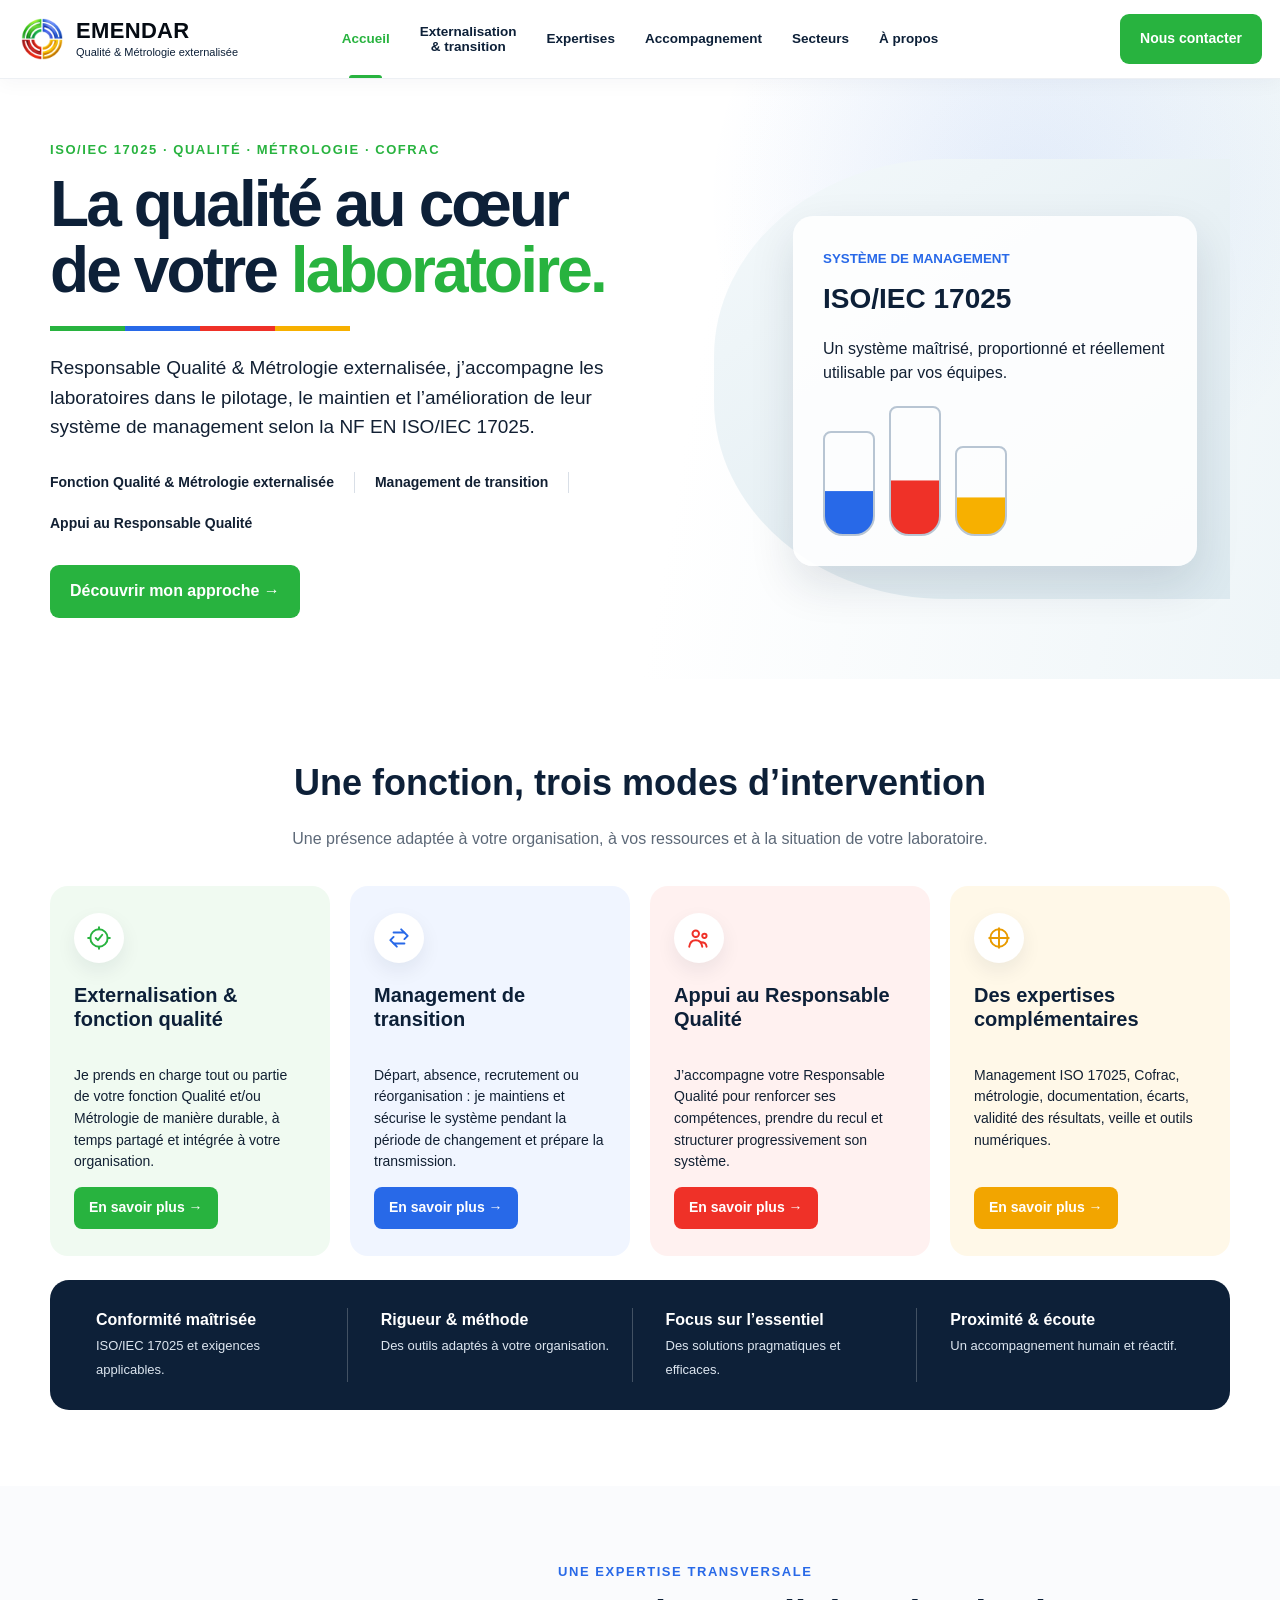
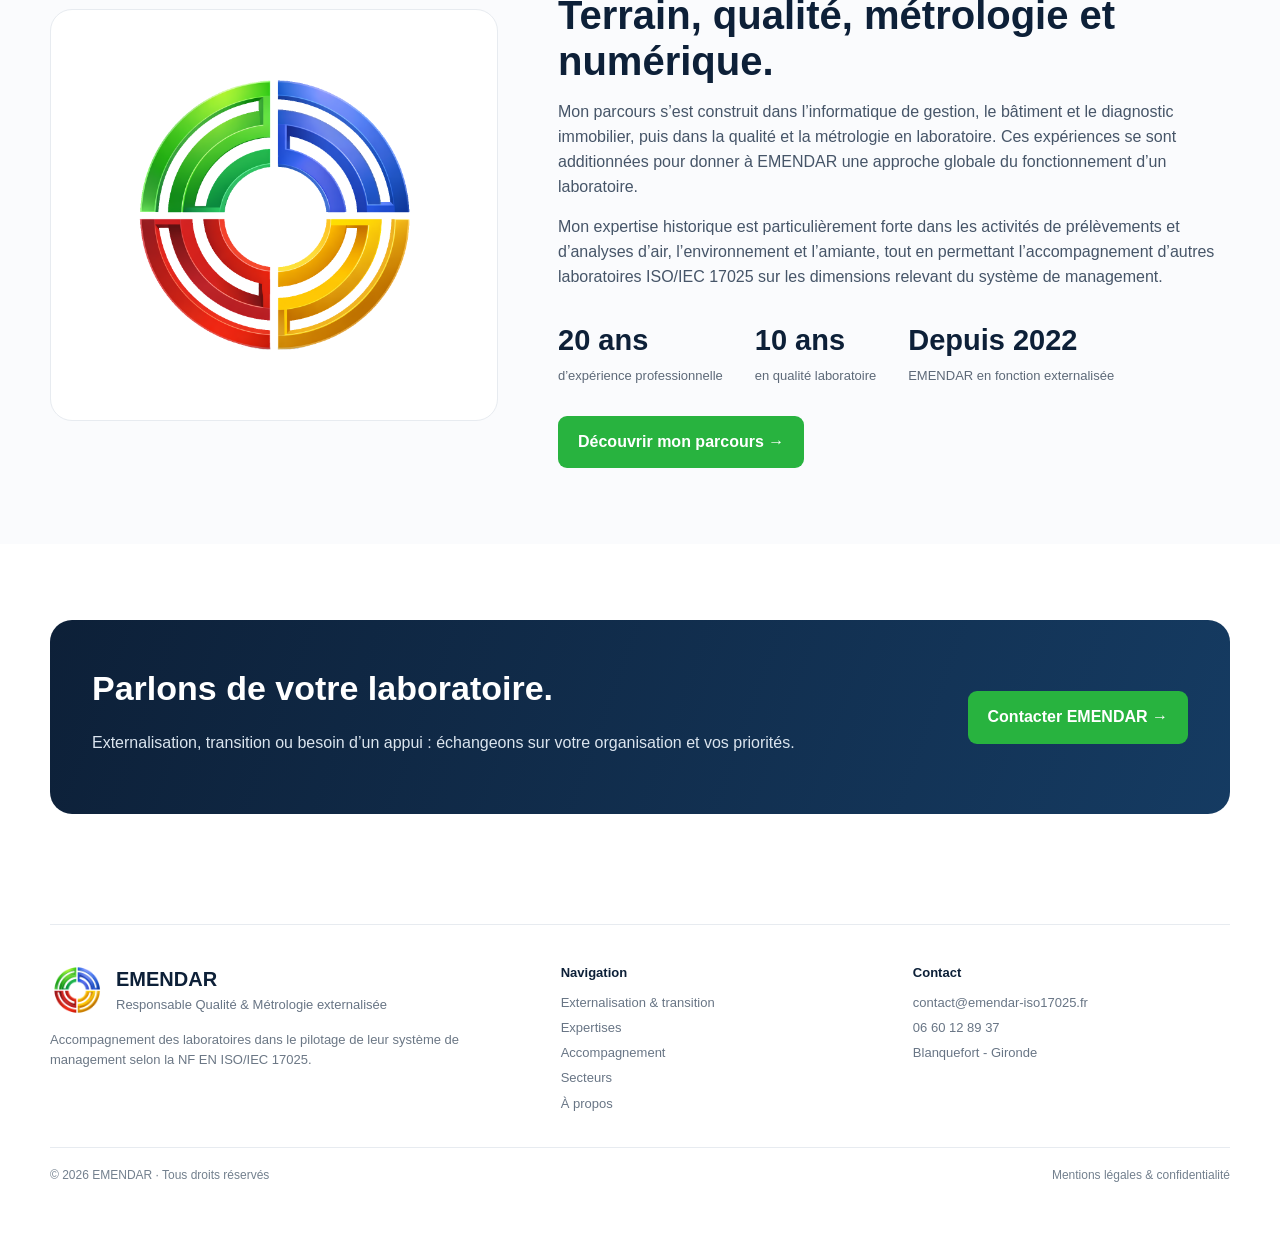
<file: index.html>
<!doctype html><html lang="fr">
  <head><meta charset="utf-8">
    <meta name="viewport" content="width=device-width,initial-scale=1">
  <title>EMENDAR - Responsable Qualité & Métrologie externalisée</title>
    
 <meta name="description" content="Responsable Qualité & Métrologie externalisée pour laboratoires ISO/IEC 17025. Externalisation, transition, accompagnement Cofrac et métrologie.">
  
 <link rel="canonical" href="https://www.emendar-iso17025.fr/">

  <link rel="stylesheet" href="assets/style.css"><meta name="theme-color" content="#0d2038">
<meta property="og:type" content="website">
<meta property="og:title" content="EMENDAR - Responsable Qualité & Métrologie externalisée">
<meta property="og:description" content="Responsable Qualité & Métrologie externalisée pour laboratoires ISO/IEC 17025. Externalisation, transition, accompagnement Cofrac et métrologie.">

<meta property="og:image" content="https://www.emendar-iso17025.fr/assets/og-emendar.png">
<meta property="og:image:width" content="1200">
<meta property="og:image:height" content="630">
<meta property="og:image:alt" content="EMENDAR - Responsable Qualité & Métrologie externalisée">

<meta name="twitter:card" content="summary">
<link rel="icon" type="image/x-icon" href="assets/favicon.ico">
<link rel="icon" type="image/png" sizes="32x32" href="assets/favicon-32x32.png">
<link rel="apple-touch-icon" sizes="180x180" href="assets/apple-touch-icon.png">

</head><body>
<header class="header"><div class="nav-shell">
      <div class="nav-left"><a class="brand compact" href="index.html"><img src="assets/logo-emendar.png" alt="Logo EMENDAR"><div class="brand-copy"><b>EMENDAR</b><small>Qualité & Métrologie externalisée</small></div></a></div>
      <nav class="links centered" aria-label="Navigation principale"><a class="active" href="index.html">Accueil</a><a class="" href="externalisation-transition.html">Externalisation<br>& transition</a><a class="" href="expertises.html">Expertises</a><a class="" href="accompagnement.html">Accompagnement</a><a class="" href="secteurs.html">Secteurs</a><a class="" href="a-propos.html">À propos</a></nav>
      <div class="nav-right"><a class="btn primary nav-contact" href="contact.html">Nous contacter</a></div>
    </div></header>
<main><section class="hero" id="accueil"><div class="container hero-grid"><div class="hero-copy"><div class="kicker">ISO/IEC 17025 · Qualité · Métrologie · Cofrac</div><h1>La qualité au cœur<br>de votre <span>laboratoire.</span></h1><div class="rule"><i class="g"></i><i class="b"></i><i class="r"></i><i class="y"></i></div><p class="lead">Responsable Qualité & Métrologie externalisée, j’accompagne les laboratoires dans le pilotage, le maintien et l’amélioration de leur système de management selon la NF EN ISO/IEC 17025.</p><div class="modes"><div class="mode">Fonction Qualité & Métrologie externalisée</div><div class="mode">Management de transition</div><div class="mode">Appui au Responsable Qualité</div></div><a class="btn primary" href="#interventions">Découvrir mon approche →</a></div><div class="art"><div class="arc"></div><div class="lab"><small>SYSTÈME DE MANAGEMENT</small><h3>ISO/IEC 17025</h3><p>Un système maîtrisé, proportionné et réellement utilisable par vos équipes.</p><div class="flasks"><div class="flask" style="color:var(--blue)"></div><div class="flask" style="color:var(--red)"></div><div class="flask" style="color:var(--yellow)"></div></div></div></div></div></section>
<section class="section" id="interventions"><div class="container"><div class="title"><h2>Une fonction, trois modes d’intervention</h2><p>Une présence adaptée à votre organisation, à vos ressources et à la situation de votre laboratoire.</p></div><div class="cards"><article class="card green"><div class="icon-svg"><svg viewBox="0 0 24 24"><path d="M9 12l2 2 4-5"/><circle cx="12" cy="12" r="8"/><path d="M12 2v2M12 20v2M2 12h2M20 12h2"/></svg></div><h3>Externalisation & fonction qualité</h3><p>Je prends en charge tout ou partie de votre fonction Qualité et/ou Métrologie de manière durable, à temps partagé et intégrée à votre organisation.</p><a class="btn-card" href="externalisation-transition.html">En savoir plus →</a></article><article class="card blue"><div class="icon-svg"><svg viewBox="0 0 24 24"><path d="M7 7h10l-3-3M17 17H7l3 3"/><path d="M17 7l3 3-3 3M7 17l-3-3 3-3"/></svg></div><h3>Management de transition</h3><p>Départ, absence, recrutement ou réorganisation : je maintiens et sécurise le système pendant la période de changement et prépare la transmission.</p><a class="btn-card" href="externalisation-transition.html">En savoir plus →</a></article><article class="card red" id="accompagnement"><div class="icon-svg"><svg viewBox="0 0 24 24"><circle cx="9" cy="8" r="3"/><circle cx="17" cy="10" r="2"/><path d="M3 20c.5-4 2.5-6 6-6s5.5 2 6 6M14 16c2.8 0 4.7 1.3 5 4"/></svg></div><h3>Appui au Responsable Qualité</h3><p>J’accompagne votre Responsable Qualité pour renforcer ses compétences, prendre du recul et structurer progressivement son système.</p><a class="btn-card" href="accompagnement.html">En savoir plus →</a></article><article class="card yellow" id="expertises"><div class="icon-svg"><svg viewBox="0 0 24 24"><path d="M12 3v18M3 12h18"/><circle cx="12" cy="12" r="8"/></svg></div><h3>Des expertises complémentaires</h3><p>Management ISO 17025, Cofrac, métrologie, documentation, écarts, validité des résultats, veille et outils numériques.</p><a class="btn-card" href="expertises.html">En savoir plus →</a></article></div><div class="values"><div class="value"><strong>Conformité maîtrisée</strong><span>ISO/IEC 17025 et exigences applicables.</span></div><div class="value"><strong>Rigueur & méthode</strong><span>Des outils adaptés à votre organisation.</span></div><div class="value"><strong>Focus sur l’essentiel</strong><span>Des solutions pragmatiques et efficaces.</span></div><div class="value"><strong>Proximité & écoute</strong><span>Un accompagnement humain et réactif.</span></div></div></div></section>
<section class="section about" id="apropos"><div class="container about-grid"><div class="logo-box"><img src="assets/logo-emendar.png" alt="Identité visuelle EMENDAR"></div><div><div class="eyebrow">Une expertise transversale</div><h2>Terrain, qualité, métrologie et numérique.</h2><p>Mon parcours s’est construit dans l’informatique de gestion, le bâtiment et le diagnostic immobilier, puis dans la qualité et la métrologie en laboratoire. Ces expériences se sont additionnées pour donner à EMENDAR une approche globale du fonctionnement d’un laboratoire.</p><p id="secteurs">Mon expertise historique est particulièrement forte dans les activités de prélèvements et d’analyses d’air, l’environnement et l’amiante, tout en permettant l’accompagnement d’autres laboratoires ISO/IEC 17025 sur les dimensions relevant du système de management.</p><div class="stats"><div class="stat"><b>20 ans</b><span>d’expérience professionnelle</span></div><div class="stat"><b>10 ans</b><span>en qualité laboratoire</span></div><div class="stat"><b>Depuis 2022</b><span>EMENDAR en fonction externalisée</span></div></div><a class="btn primary" href="a-propos.html">Découvrir mon parcours →</a></div></div></section>
<section class="section"><div class="container"><div class="cta"><div><h2>Parlons de votre laboratoire.</h2><p>Externalisation, transition ou besoin d’un appui : échangeons sur votre organisation et vos priorités.</p></div><a class="btn primary" href="contact.html">Contacter EMENDAR →</a></div></div></section></main>
<footer class="footer"><div class="container footer-main">
<div><div class="footer-brand"><img src="assets/logo-emendar.png" alt=""><div><b>EMENDAR</b><div>Responsable Qualité & Métrologie externalisée</div></div></div><p style="max-width:430px;color:#6b7785;font-size:13px">Accompagnement des laboratoires dans le pilotage de leur système de management selon la NF EN ISO/IEC 17025.</p></div>
<div class="footer-col"><strong>Navigation</strong><a href="externalisation-transition.html">Externalisation & transition</a><a href="expertises.html">Expertises</a><a href="accompagnement.html">Accompagnement</a><a href="secteurs.html">Secteurs</a><a href="a-propos.html">À propos</a></div>
<div class="footer-col"><strong>Contact</strong><a href="mailto:contact@emendar-iso17025.fr">contact@emendar-iso17025.fr</a><a href="tel:+33660128937">06 60 12 89 37</a><span>Blanquefort - Gironde</span></div>
</div><div class="container footer-bottom"><div>© 2026 EMENDAR · Tous droits réservés</div><div><a href="mentions-legales.html">Mentions légales & confidentialité</a></div></div></footer></body></html>
</file>
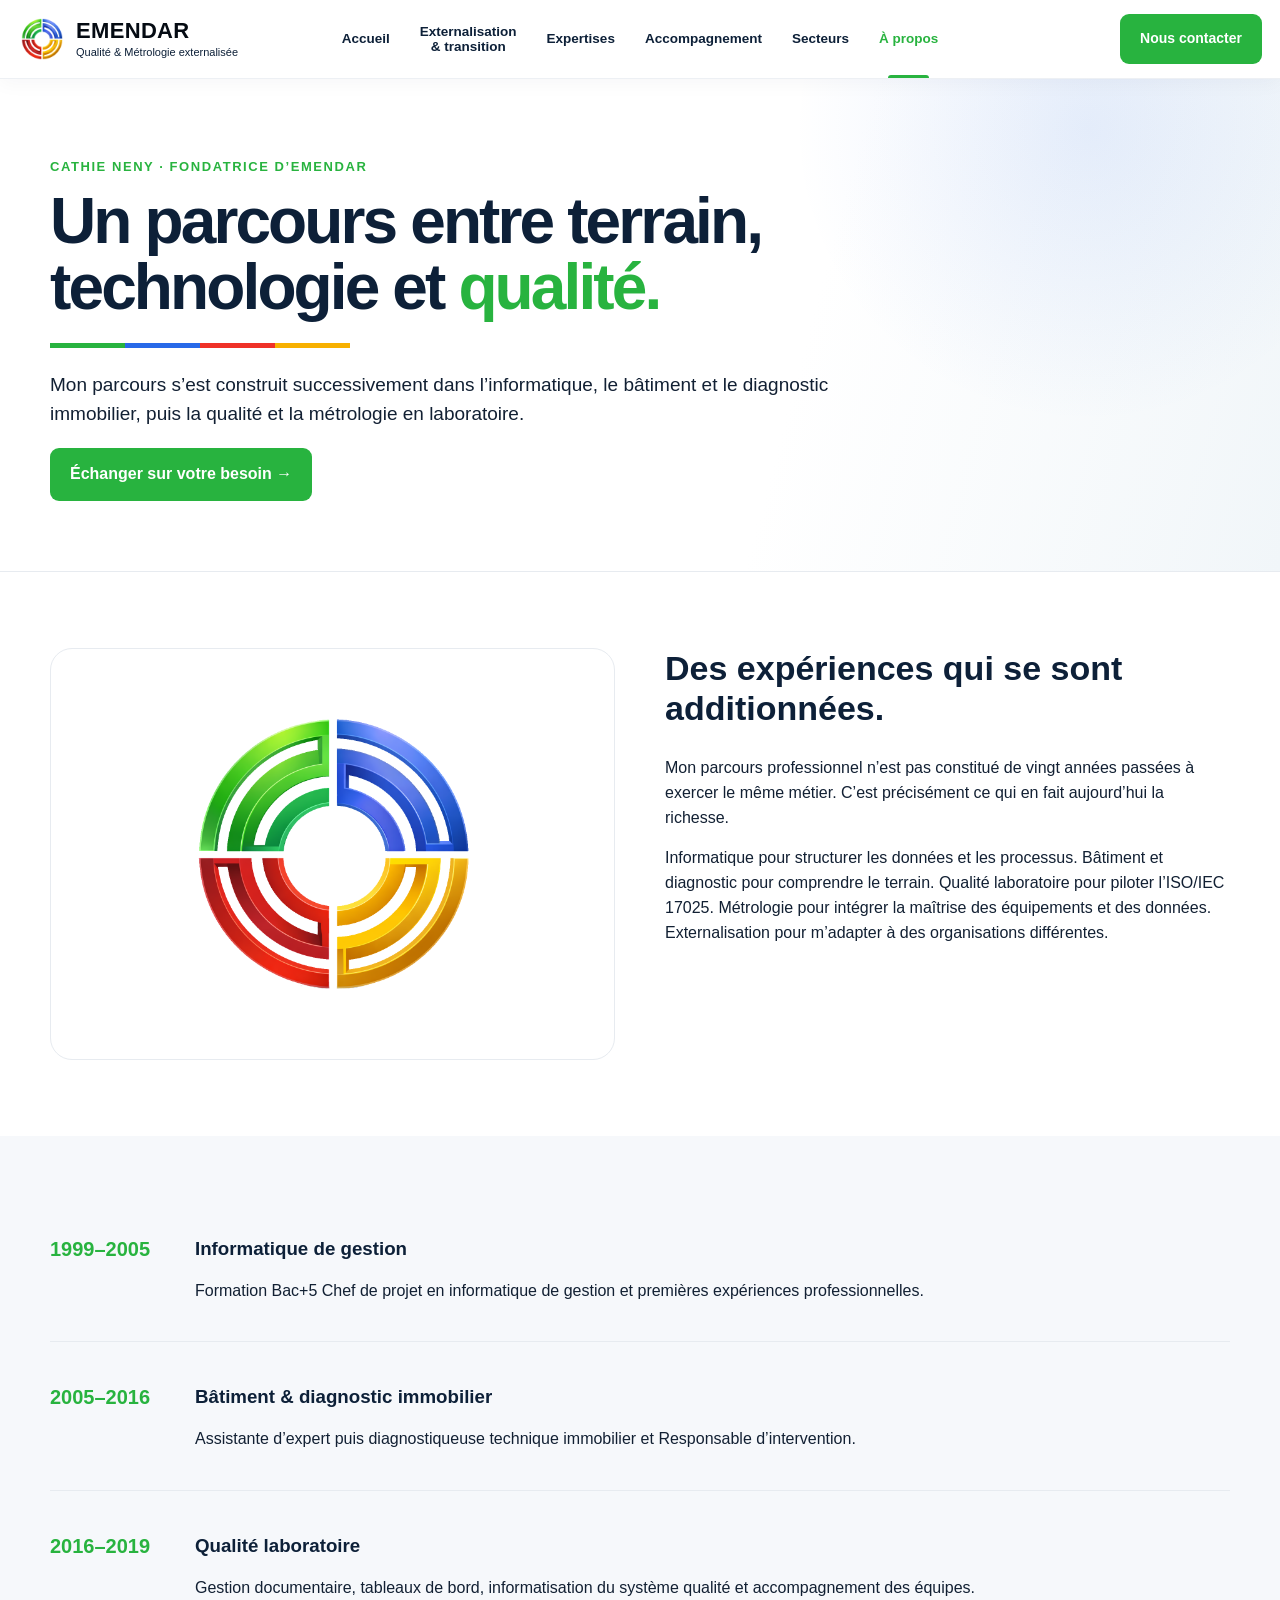
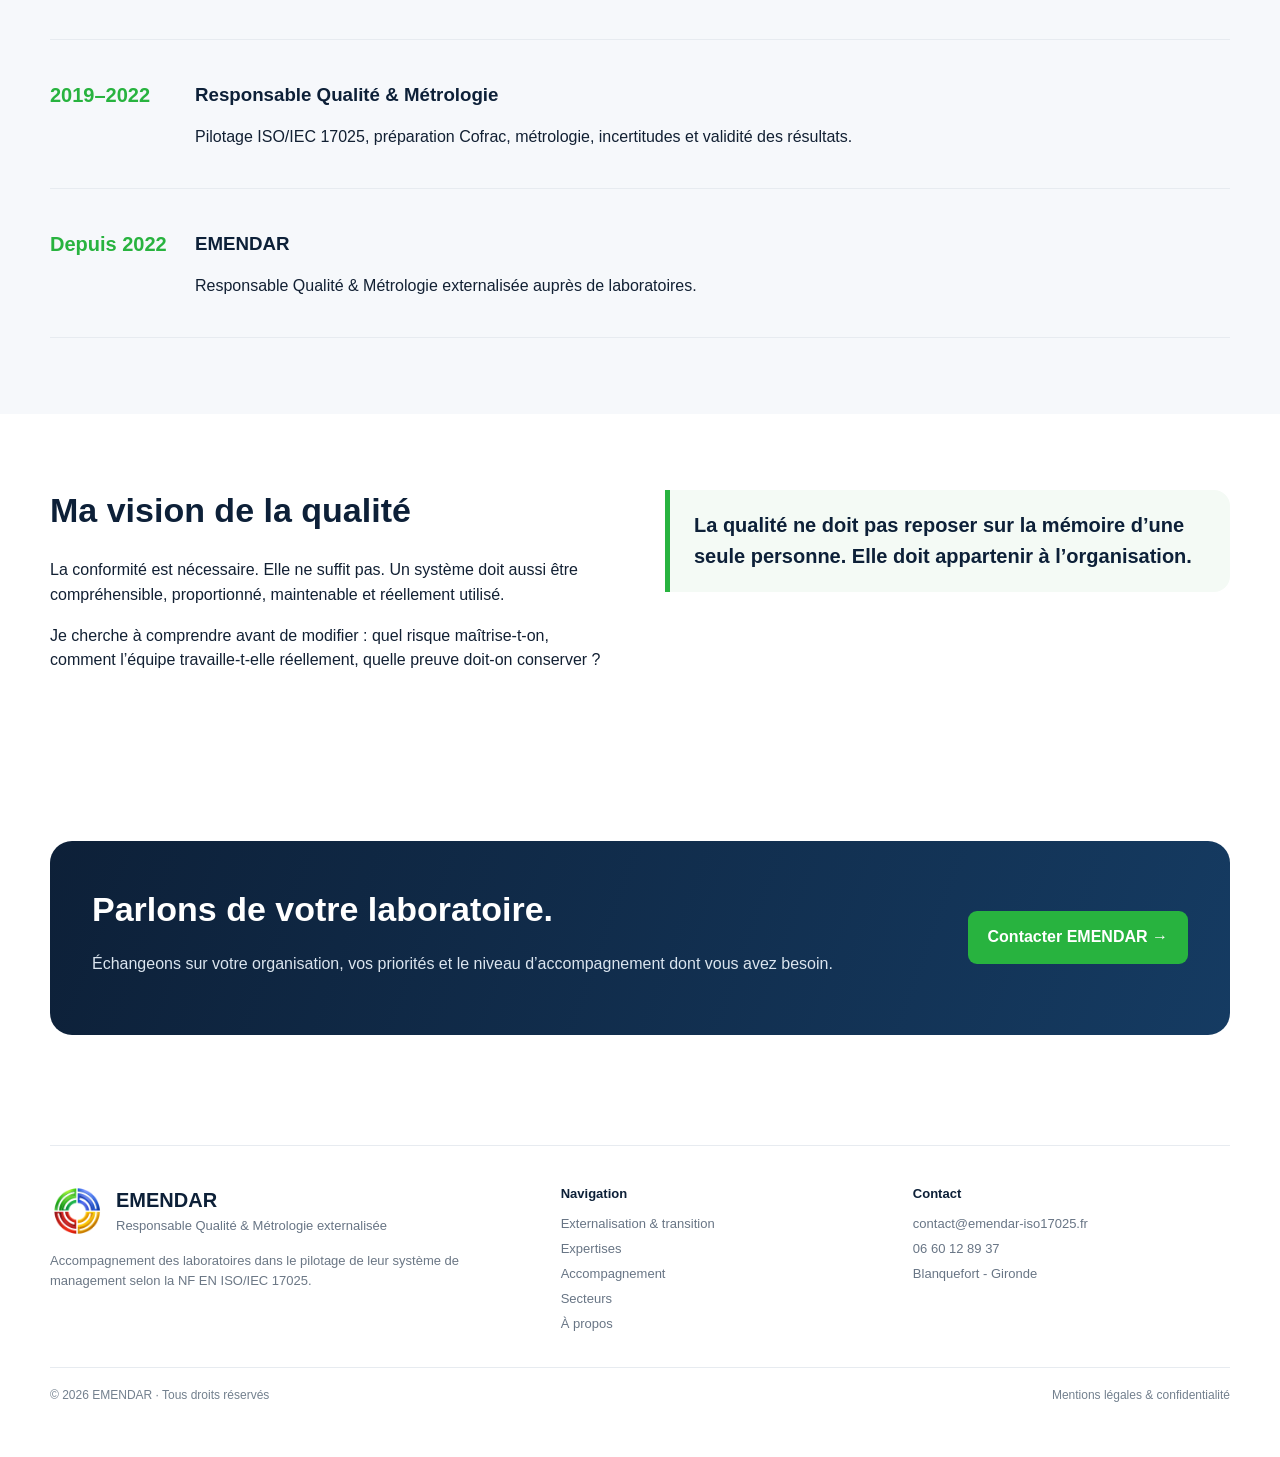
<file: a-propos.html>
<!doctype html><html lang="fr"><head><meta charset="utf-8"><meta name="viewport" content="width=device-width,initial-scale=1">
<title>À propos de Cathie NENY - EMENDAR</title>

<meta name="description" content="Parcours de Cathie NENY, fondatrice d’EMENDAR et Responsable Qualité & Métrologie externalisée."><link rel="stylesheet" href="assets/style.css">

<link rel="canonical" href="https://www.emendar-iso17025.fr/a-propos.html">

<meta name="theme-color" content="#0d2038">
<meta property="og:type" content="website">
<meta property="og:title" content="À propos de Cathie NENY - EMENDAR">
<meta property="og:description" content="Parcours de Cathie NENY, fondatrice d’EMENDAR et Responsable Qualité & Métrologie externalisée.
<meta property="og:image" content="assets/logo-emendar.png">
<meta name="twitter:card" content="summary">
<link rel="icon" type="image/x-icon" href="assets/favicon.ico">
<link rel="icon" type="image/png" sizes="32x32" href="assets/favicon-32x32.png">
<link rel="apple-touch-icon" sizes="180x180" href="assets/apple-touch-icon.png">
</head><body>
<header class="header"><div class="nav-shell">
      <div class="nav-left"><a class="brand compact" href="index.html"><img src="assets/logo-emendar.png" alt="Logo EMENDAR"><div class="brand-copy"><b>EMENDAR</b><small>Qualité & Métrologie externalisée</small></div></a></div>
      <nav class="links centered" aria-label="Navigation principale"><a class="" href="index.html">Accueil</a><a class="" href="externalisation-transition.html">Externalisation<br>& transition</a><a class="" href="expertises.html">Expertises</a><a class="" href="accompagnement.html">Accompagnement</a><a class="" href="secteurs.html">Secteurs</a><a class="active" href="a-propos.html">À propos</a></nav>
      <div class="nav-right"><a class="btn primary nav-contact" href="contact.html">Nous contacter</a></div>
    </div></header>
<main>
<section class="page-hero"><div class="container"><div class="page-hero-inner">
<div class="kicker">Cathie NENY · Fondatrice d’EMENDAR</div><h1>Un parcours entre terrain,<br>technologie et <span>qualité.</span></h1><div class="rule"><i class="g"></i><i class="b"></i><i class="r"></i><i class="y"></i></div>
<p class="lead">Mon parcours s’est construit successivement dans l’informatique, le bâtiment et le diagnostic immobilier, puis la qualité et la métrologie en laboratoire.</p><a class="btn primary" href="contact.html">Échanger sur votre besoin →</a>
</div></div></section>

<section class="section"><div class="container split"><div class="logo-box"><img src="assets/logo-emendar.png" alt="Logo EMENDAR"></div><div><h2>Des expériences qui se sont additionnées.</h2><p>Mon parcours professionnel n’est pas constitué de vingt années passées à exercer le même métier. C’est précisément ce qui en fait aujourd’hui la richesse.</p><p>Informatique pour structurer les données et les processus. Bâtiment et diagnostic pour comprendre le terrain. Qualité laboratoire pour piloter l’ISO/IEC 17025. Métrologie pour intégrer la maîtrise des équipements et des données. Externalisation pour m’adapter à des organisations différentes.</p></div></div></section>
<section class="section soft"><div class="container timeline">
<div class="timeline-item"><b>1999–2005</b><div><h3>Informatique de gestion</h3><p>Formation Bac+5 Chef de projet en informatique de gestion et premières expériences professionnelles.</p></div></div>
<div class="timeline-item"><b>2005–2016</b><div><h3>Bâtiment & diagnostic immobilier</h3><p>Assistante d’expert puis diagnostiqueuse technique immobilier et Responsable d’intervention.</p></div></div>
<div class="timeline-item"><b>2016–2019</b><div><h3>Qualité laboratoire</h3><p>Gestion documentaire, tableaux de bord, informatisation du système qualité et accompagnement des équipes.</p></div></div>
<div class="timeline-item"><b>2019–2022</b><div><h3>Responsable Qualité & Métrologie</h3><p>Pilotage ISO/IEC 17025, préparation Cofrac, métrologie, incertitudes et validité des résultats.</p></div></div>
<div class="timeline-item"><b>Depuis 2022</b><div><h3>EMENDAR</h3><p>Responsable Qualité & Métrologie externalisée auprès de laboratoires.</p></div></div>
</div></section>
<section class="section"><div class="container split"><div><h2>Ma vision de la qualité</h2><p>La conformité est nécessaire. Elle ne suffit pas. Un système doit aussi être compréhensible, proportionné, maintenable et réellement utilisé.</p><p>Je cherche à comprendre avant de modifier : quel risque maîtrise-t-on, comment l’équipe travaille-t-elle réellement, quelle preuve doit-on conserver ?</p></div><div class="quote-box">La qualité ne doit pas reposer sur la mémoire d’une seule personne. Elle doit appartenir à l’organisation.</div></div></section>

<section class="section"><div class="container"><div class="cta"><div><h2>Parlons de votre laboratoire.</h2><p>Échangeons sur votre organisation, vos priorités et le niveau d’accompagnement dont vous avez besoin.</p></div><a class="btn primary" href="contact.html">Contacter EMENDAR →</a></div></div></section>
</main><footer class="footer"><div class="container footer-main">
<div><div class="footer-brand"><img src="assets/logo-emendar.png" alt=""><div><b>EMENDAR</b><div>Responsable Qualité & Métrologie externalisée</div></div></div><p style="max-width:430px;color:#6b7785;font-size:13px">Accompagnement des laboratoires dans le pilotage de leur système de management selon la NF EN ISO/IEC 17025.</p></div>
<div class="footer-col"><strong>Navigation</strong><a href="externalisation-transition.html">Externalisation & transition</a><a href="expertises.html">Expertises</a><a href="accompagnement.html">Accompagnement</a><a href="secteurs.html">Secteurs</a><a href="a-propos.html">À propos</a></div>
<div class="footer-col"><strong>Contact</strong><a href="mailto:contact@emendar-iso17025.fr">contact@emendar-iso17025.fr</a><a href="tel:+33660128937">06 60 12 89 37</a><span>Blanquefort - Gironde</span></div>
</div><div class="container footer-bottom"><div>© 2026 EMENDAR · Tous droits réservés</div><div><a href="mentions-legales.html">Mentions légales & confidentialité</a></div></div></footer></body></html>
</file>
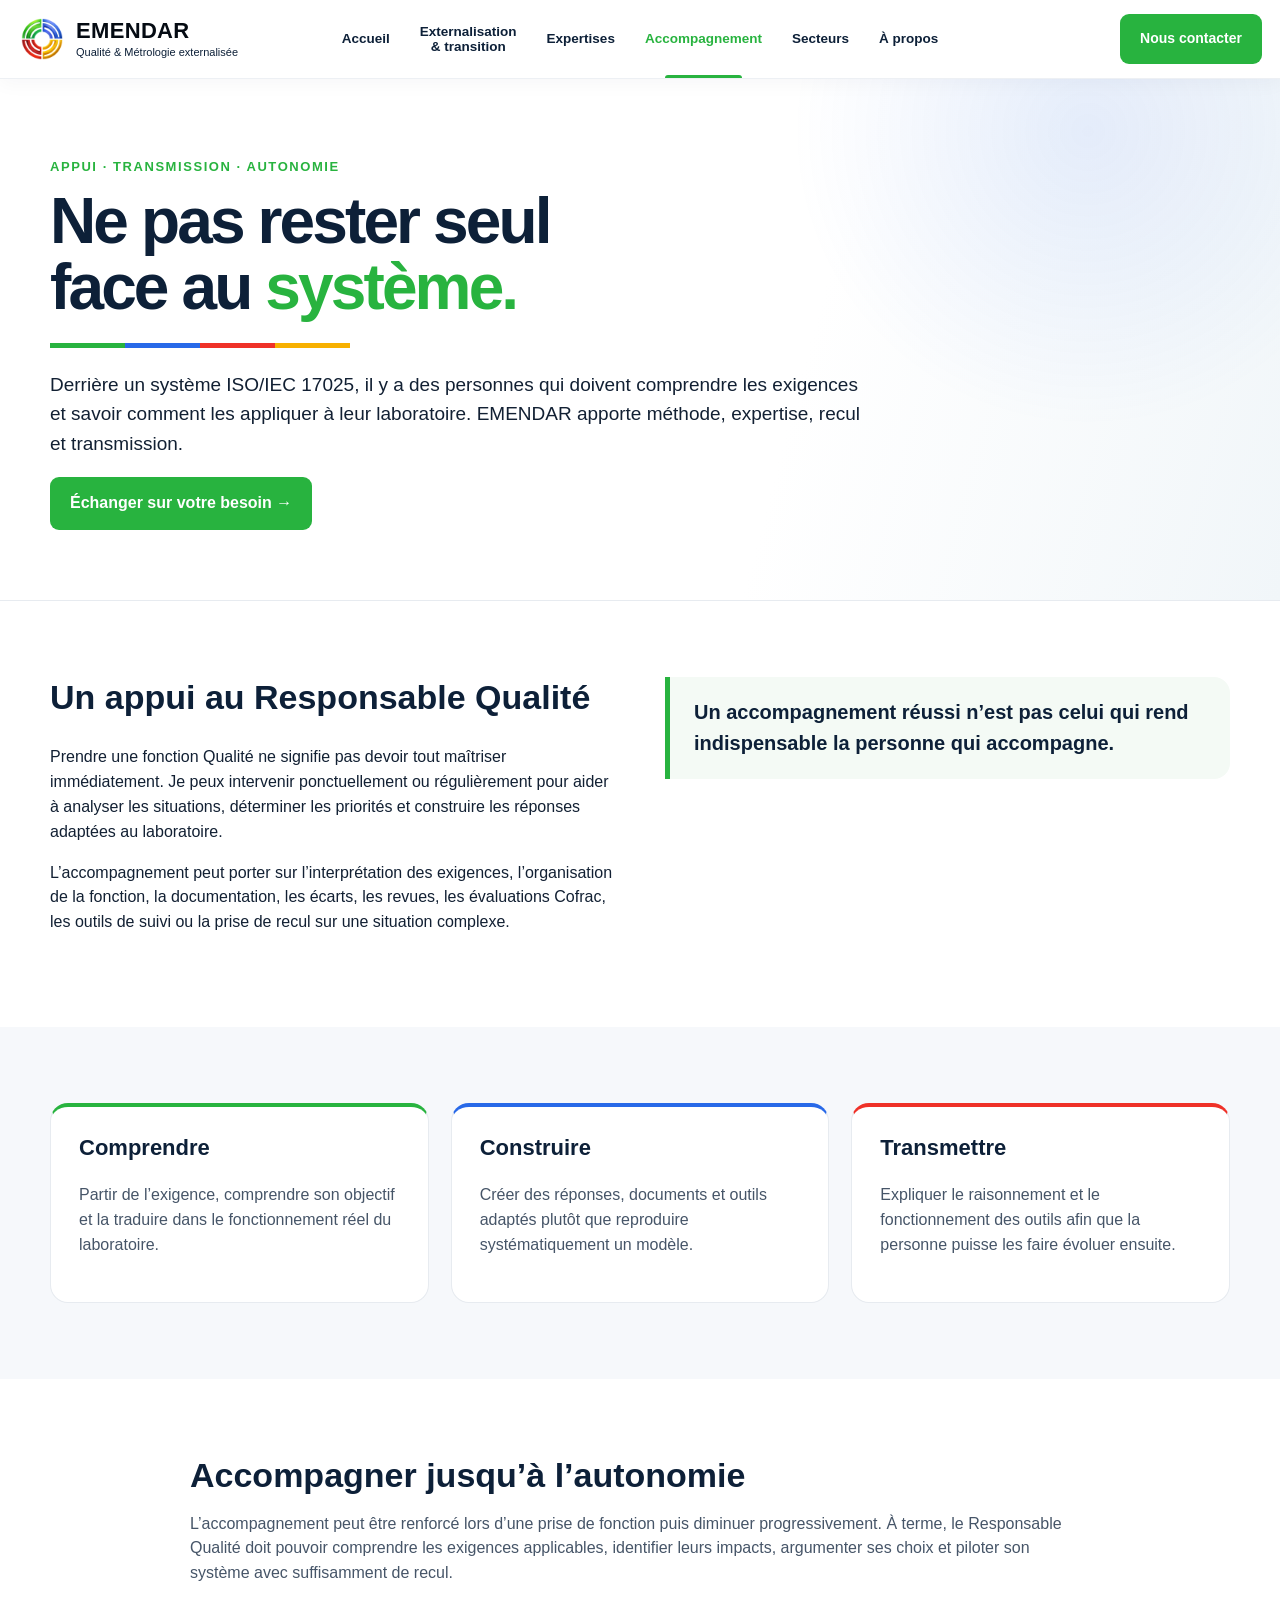
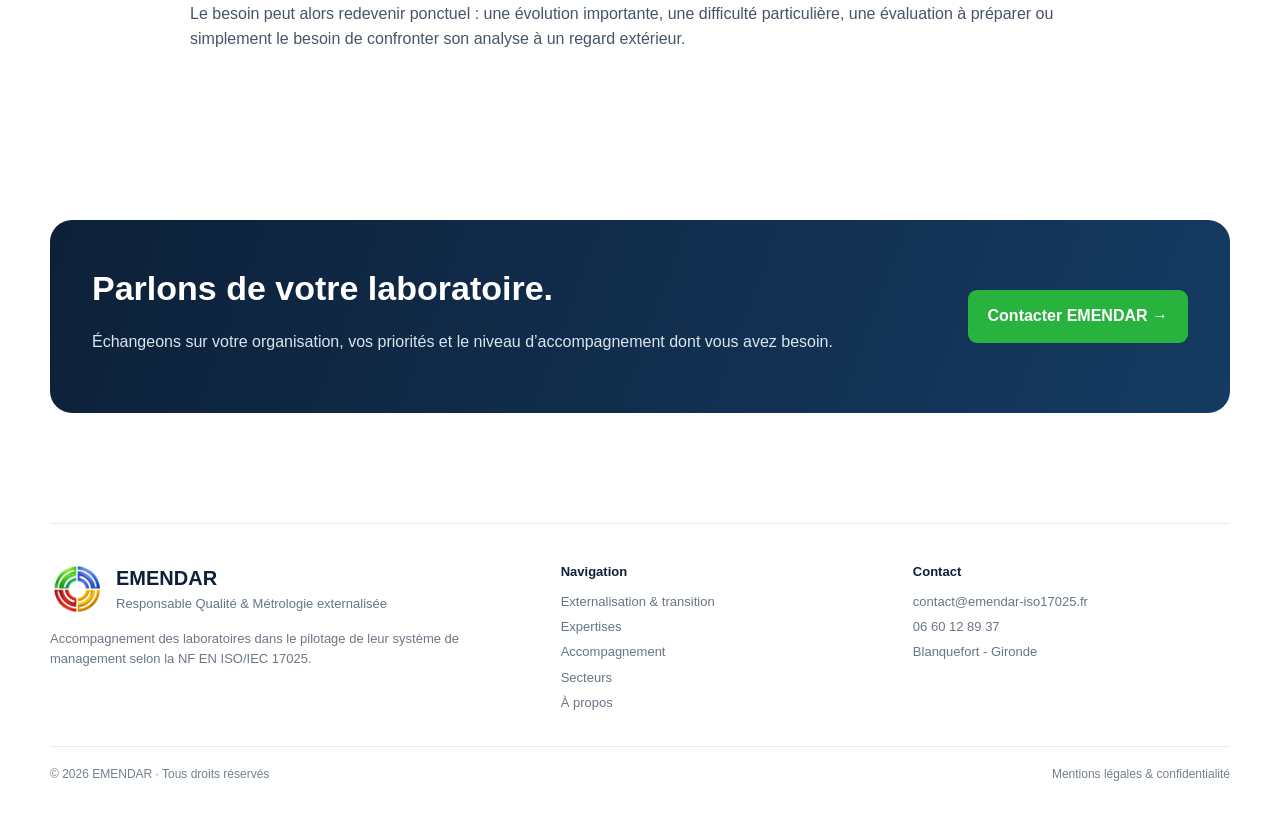
<file: accompagnement.html>
<!doctype html><html lang="fr"><head><meta charset="utf-8"><meta name="viewport" content="width=device-width,initial-scale=1">
<title>Accompagnement Responsable Qualité ISO 17025 - EMENDAR</title>

<meta name="description" content="Appui, transmission et montée en compétence des Responsables Qualité de laboratoires ISO/IEC 17025, pour gagner en autonomie et en maîtrise du système.">

<link rel="canonical" href="https://www.emendar-iso17025.fr/accompagnement.html">

<link rel="stylesheet" href="assets/style.css"><meta name="theme-color" content="#0d2038">
<meta property="og:type" content="website">

<meta property="og:title" content="Accompagnement Responsable Qualité ISO 17025 - EMENDAR">

<meta property="og:description" content="Appui, transmission et montée en compétence des Responsables Qualité de laboratoires ISO/IEC 17025, pour gagner en autonomie et en maîtrise du système.">

<meta property="og:image" content="https://www.emendar-iso17025.fr/assets/og-emendar.png">
<meta property="og:image:width" content="1200">
<meta property="og:image:height" content="630">
<meta property="og:image:alt" content="EMENDAR - Responsable Qualité & Métrologie externalisée">

<meta name="twitter:card" content="summary">

<link rel="icon" type="image/x-icon" href="assets/favicon.ico">
<link rel="icon" type="image/png" sizes="32x32" href="assets/favicon-32x32.png">
<link rel="apple-touch-icon" sizes="180x180" href="assets/apple-touch-icon.png">

</head><body>
<header class="header"><div class="nav-shell">
      <div class="nav-left"><a class="brand compact" href="index.html"><img src="assets/logo-emendar.png" alt="Logo EMENDAR"><div class="brand-copy"><b>EMENDAR</b><small>Qualité & Métrologie externalisée</small></div></a></div>
      <nav class="links centered" aria-label="Navigation principale"><a class="" href="index.html">Accueil</a><a class="" href="externalisation-transition.html">Externalisation<br>& transition</a><a class="" href="expertises.html">Expertises</a><a class="active" href="accompagnement.html">Accompagnement</a><a class="" href="secteurs.html">Secteurs</a><a class="" href="a-propos.html">À propos</a></nav>
      <div class="nav-right"><a class="btn primary nav-contact" href="contact.html">Nous contacter</a></div>
    </div></header>
<main>
<section class="page-hero"><div class="container"><div class="page-hero-inner">
<div class="kicker">Appui · Transmission · Autonomie</div><h1>Ne pas rester seul<br>face au <span>système.</span></h1><div class="rule"><i class="g"></i><i class="b"></i><i class="r"></i><i class="y"></i></div>
<p class="lead">Derrière un système ISO/IEC 17025, il y a des personnes qui doivent comprendre les exigences et savoir comment les appliquer à leur laboratoire. EMENDAR apporte méthode, expertise, recul et transmission.</p><a class="btn primary" href="contact.html">Échanger sur votre besoin →</a>
</div></div></section>

<section class="section"><div class="container split"><div><h2>Un appui au Responsable Qualité</h2><p>Prendre une fonction Qualité ne signifie pas devoir tout maîtriser immédiatement. Je peux intervenir ponctuellement ou régulièrement pour aider à analyser les situations, déterminer les priorités et construire les réponses adaptées au laboratoire.</p><p>L’accompagnement peut porter sur l’interprétation des exigences, l’organisation de la fonction, la documentation, les écarts, les revues, les évaluations Cofrac, les outils de suivi ou la prise de recul sur une situation complexe.</p></div><div class="quote-box">Un accompagnement réussi n’est pas celui qui rend indispensable la personne qui accompagne.</div></div></section>
<section class="section soft"><div class="container"><div class="content-grid">
<article class="content-card green"><h3>Comprendre</h3><p>Partir de l’exigence, comprendre son objectif et la traduire dans le fonctionnement réel du laboratoire.</p></article>
<article class="content-card blue"><h3>Construire</h3><p>Créer des réponses, documents et outils adaptés plutôt que reproduire systématiquement un modèle.</p></article>
<article class="content-card red"><h3>Transmettre</h3><p>Expliquer le raisonnement et le fonctionnement des outils afin que la personne puisse les faire évoluer ensuite.</p></article>
</div></div></section>
<section class="section"><div class="container prose"><h2>Accompagner jusqu’à l’autonomie</h2><p>L’accompagnement peut être renforcé lors d’une prise de fonction puis diminuer progressivement. À terme, le Responsable Qualité doit pouvoir comprendre les exigences applicables, identifier leurs impacts, argumenter ses choix et piloter son système avec suffisamment de recul.</p><p>Le besoin peut alors redevenir ponctuel : une évolution importante, une difficulté particulière, une évaluation à préparer ou simplement le besoin de confronter son analyse à un regard extérieur.</p></div></section>

<section class="section"><div class="container"><div class="cta"><div><h2>Parlons de votre laboratoire.</h2><p>Échangeons sur votre organisation, vos priorités et le niveau d’accompagnement dont vous avez besoin.</p></div><a class="btn primary" href="contact.html">Contacter EMENDAR →</a></div></div></section>
</main><footer class="footer"><div class="container footer-main">
<div><div class="footer-brand"><img src="assets/logo-emendar.png" alt=""><div><b>EMENDAR</b><div>Responsable Qualité & Métrologie externalisée</div></div></div><p style="max-width:430px;color:#6b7785;font-size:13px">Accompagnement des laboratoires dans le pilotage de leur système de management selon la NF EN ISO/IEC 17025.</p></div>
<div class="footer-col"><strong>Navigation</strong><a href="externalisation-transition.html">Externalisation & transition</a><a href="expertises.html">Expertises</a><a href="accompagnement.html">Accompagnement</a><a href="secteurs.html">Secteurs</a><a href="a-propos.html">À propos</a></div>
<div class="footer-col"><strong>Contact</strong><a href="mailto:contact@emendar-iso17025.fr">contact@emendar-iso17025.fr</a><a href="tel:+33660128937">06 60 12 89 37</a><span>Blanquefort - Gironde</span></div>
</div><div class="container footer-bottom"><div>© 2026 EMENDAR · Tous droits réservés</div><div><a href="mentions-legales.html">Mentions légales & confidentialité</a></div></div></footer></body></html>
</file>
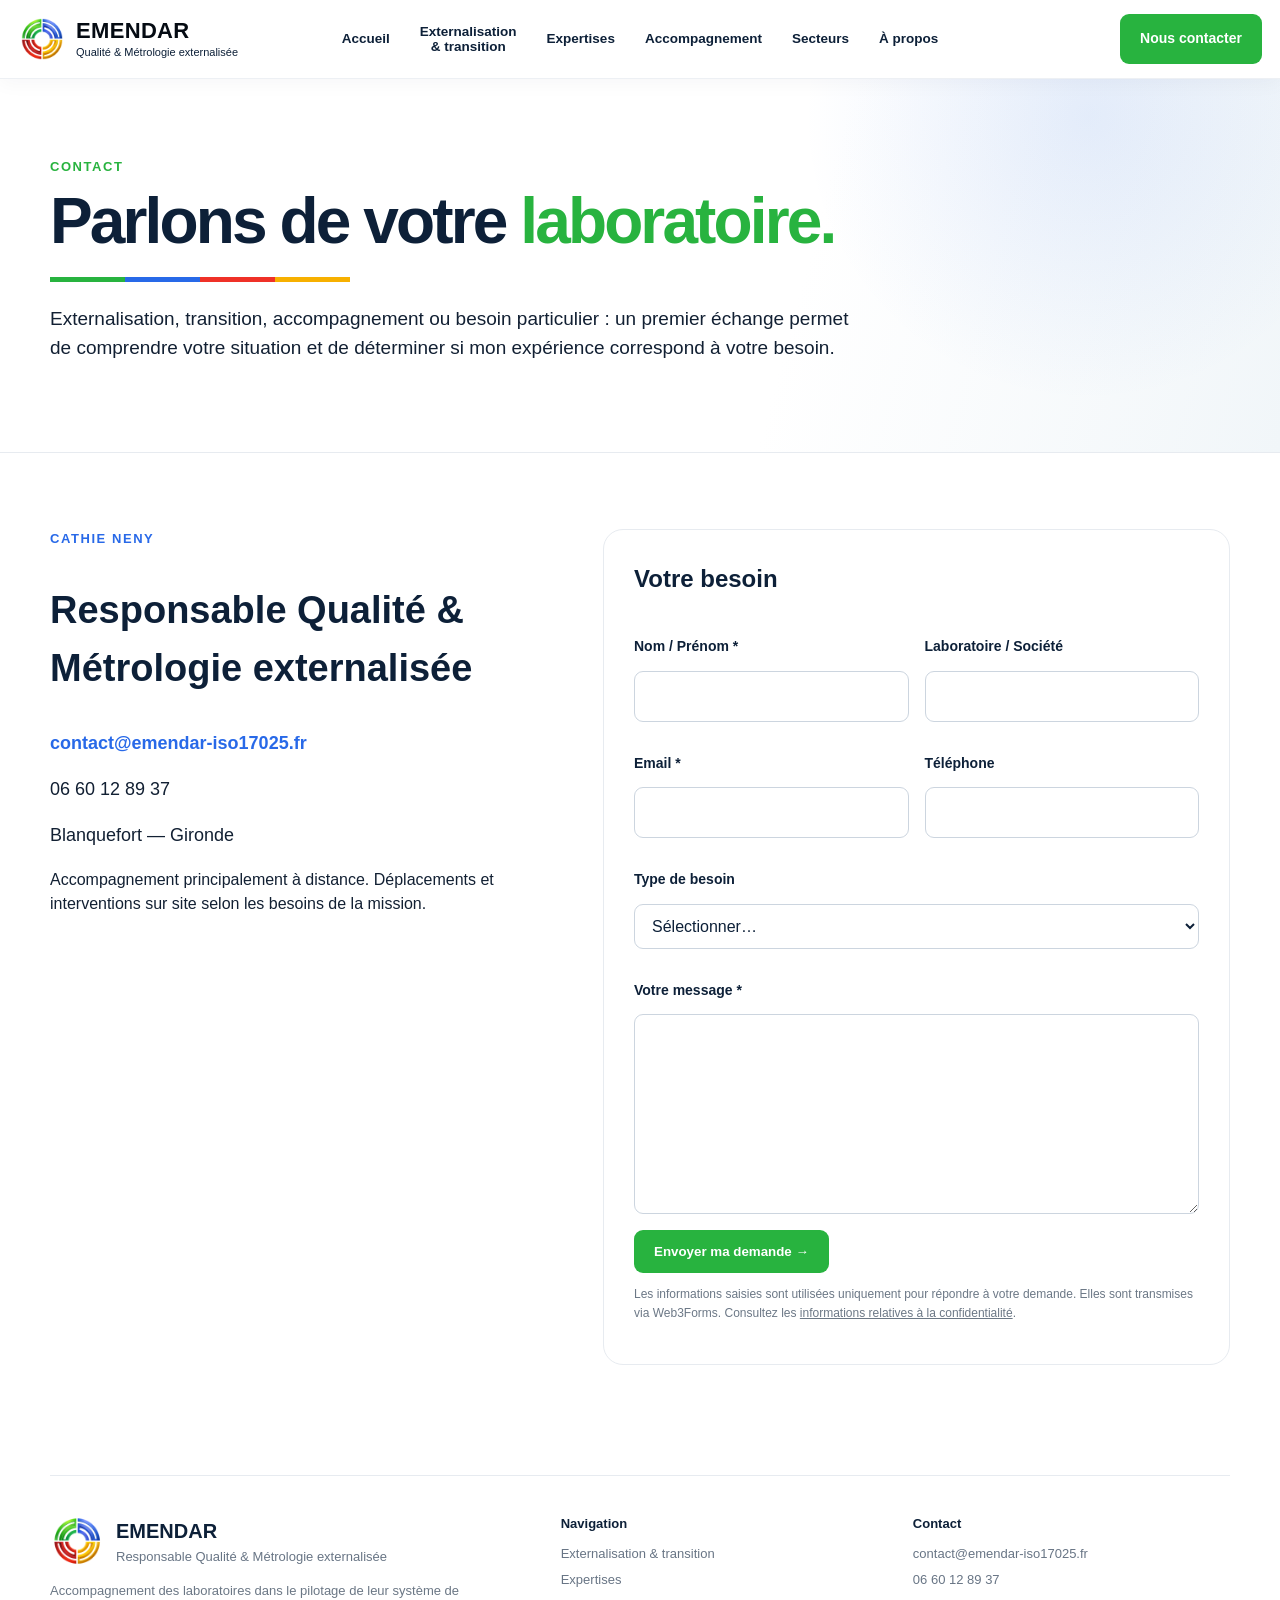
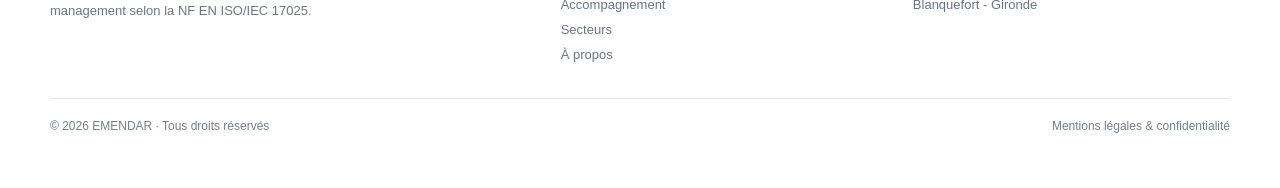
<file: contact.html>
<!doctype html><html lang="fr"><head><meta charset="utf-8"><meta name="viewport" content="width=device-width,initial-scale=1">

<title>Contact - Responsable Qualité externalisée - EMENDAR</title>

<meta name="description" content="Contactez EMENDAR pour vos besoins d’externalisation, de transition ou d’accompagnement en qualité et métrologie ISO/IEC 17025.">

<link rel="canonical" href="https://www.emendar-iso17025.fr/contact.html">

<link rel="stylesheet" href="assets/style.css"><meta name="theme-color" content="#0d2038">
<meta property="og:type" content="website">

<meta property="og:title" content="Contact - Responsable Qualité externalisée - EMENDAR">

<meta property="og:description" content="Contactez EMENDAR pour vos besoins d’externalisation, de transition ou d’accompagnement en qualité et métrologie ISO/IEC 17025.">

<meta property="og:image" content="https://www.emendar-iso17025.fr/assets/og-emendar.png">
<meta property="og:image:width" content="1200">
<meta property="og:image:height" content="630">
<meta property="og:image:alt" content="EMENDAR - Responsable Qualité & Métrologie externalisée">

<meta name="twitter:card" content="summary">

<link rel="icon" type="image/x-icon" href="assets/favicon.ico">
<link rel="icon" type="image/png" sizes="32x32" href="assets/favicon-32x32.png">
<link rel="apple-touch-icon" sizes="180x180" href="assets/apple-touch-icon.png">

</head><body>
<header class="header"><div class="nav-shell">
      <div class="nav-left"><a class="brand compact" href="index.html"><img src="assets/logo-emendar.png" alt="Logo EMENDAR"><div class="brand-copy"><b>EMENDAR</b><small>Qualité & Métrologie externalisée</small></div></a></div>
      <nav class="links centered" aria-label="Navigation principale"><a class="" href="index.html">Accueil</a><a class="" href="externalisation-transition.html">Externalisation<br>& transition</a><a class="" href="expertises.html">Expertises</a><a class="" href="accompagnement.html">Accompagnement</a><a class="" href="secteurs.html">Secteurs</a><a class="" href="a-propos.html">À propos</a></nav>
      <div class="nav-right"><a class="btn primary nav-contact" href="contact.html">Nous contacter</a></div>
    </div></header><main><section class="page-hero"><div class="container"><div class="page-hero-inner"><div class="kicker">Contact</div><h1>Parlons de votre <span>laboratoire.</span></h1><div class="rule"><i class="g"></i><i class="b"></i><i class="r"></i><i class="y"></i></div><p class="lead">Externalisation, transition, accompagnement ou besoin particulier : un premier échange permet de comprendre votre situation et de déterminer si mon expérience correspond à votre besoin.</p></div></div></section>
<section class="section"><div class="container contact-grid"><div><div class="eyebrow">Cathie NENY</div><h2 style="font-size:38px;color:var(--navy)">Responsable Qualité & Métrologie externalisée</h2><div class="contact-details"><p><a href="mailto:contact@emendar-iso17025.fr">contact@emendar-iso17025.fr</a></p><p>06 60 12 89 37</p><p>Blanquefort — Gironde</p></div><p>Accompagnement principalement à distance. Déplacements et interventions sur site selon les besoins de la mission.</p></div>
<div class="contact-card"><h3 style="font-size:24px;color:var(--navy);margin-top:0">Votre besoin</h3>
<form class="contact-form" action="https://api.web3forms.com/submit" method="POST">
<input type="hidden" name="access_key" value="b138ebce-0fbc-4642-aa13-9b7b8f43bf1a">
<input type="hidden" name="subject" value="Nouvelle demande depuis le site EMENDAR">
<input type="hidden" name="from_name" value="Site EMENDAR">
<input type="hidden" name="redirect" value="https://www.emendar-iso17025.fr/merci.html">
<input type="checkbox" name="botcheck" class="hidden" style="display:none" tabindex="-1" autocomplete="off">

<div class="form-grid">
  <div class="field"><label for="name">Nom / Prénom *</label><input id="name" name="name" type="text" autocomplete="name" required></div>
  <div class="field"><label for="company">Laboratoire / Société</label><input id="company" name="Laboratoire / Société" type="text" autocomplete="organization"></div>
  <div class="field"><label for="email">Email *</label><input id="email" name="email" type="email" autocomplete="email" required></div>
  <div class="field"><label for="phone">Téléphone</label><input id="phone" name="Téléphone" type="tel" autocomplete="tel"></div>
  <div class="field full"><label for="need">Type de besoin</label>
    <select id="need" name="Type de besoin">
      <option value="">Sélectionner…</option>
      <option>Responsable Qualité / Métrologie externalisée</option>
      <option>Management de transition</option>
      <option>Appui au Responsable Qualité</option>
      <option>Autre besoin</option>
    </select>
  </div>
  <div class="field full"><label for="message">Votre message *</label><textarea id="message" name="message" rows="7" required></textarea></div>
</div>

<button class="btn primary" type="submit" style="border:0;margin-top:16px">Envoyer ma demande →</button>
<p class="form-note">Les informations saisies sont utilisées uniquement pour répondre à votre demande. Elles sont transmises via Web3Forms. Consultez les <a href="mentions-legales.html">informations relatives à la confidentialité</a>.</p>
</form></div></div></section></main><footer class="footer"><div class="container footer-main">
<div><div class="footer-brand"><img src="assets/logo-emendar.png" alt=""><div><b>EMENDAR</b><div>Responsable Qualité & Métrologie externalisée</div></div></div><p style="max-width:430px;color:#6b7785;font-size:13px">Accompagnement des laboratoires dans le pilotage de leur système de management selon la NF EN ISO/IEC 17025.</p></div>
<div class="footer-col"><strong>Navigation</strong><a href="externalisation-transition.html">Externalisation & transition</a><a href="expertises.html">Expertises</a><a href="accompagnement.html">Accompagnement</a><a href="secteurs.html">Secteurs</a><a href="a-propos.html">À propos</a></div>
<div class="footer-col"><strong>Contact</strong><a href="mailto:contact@emendar-iso17025.fr">contact@emendar-iso17025.fr</a><a href="tel:+33660128937">06 60 12 89 37</a><span>Blanquefort - Gironde</span></div>
</div><div class="container footer-bottom"><div>© 2026 EMENDAR · Tous droits réservés</div><div><a href="mentions-legales.html">Mentions légales & confidentialité</a></div></div></footer></body></html>
</file>
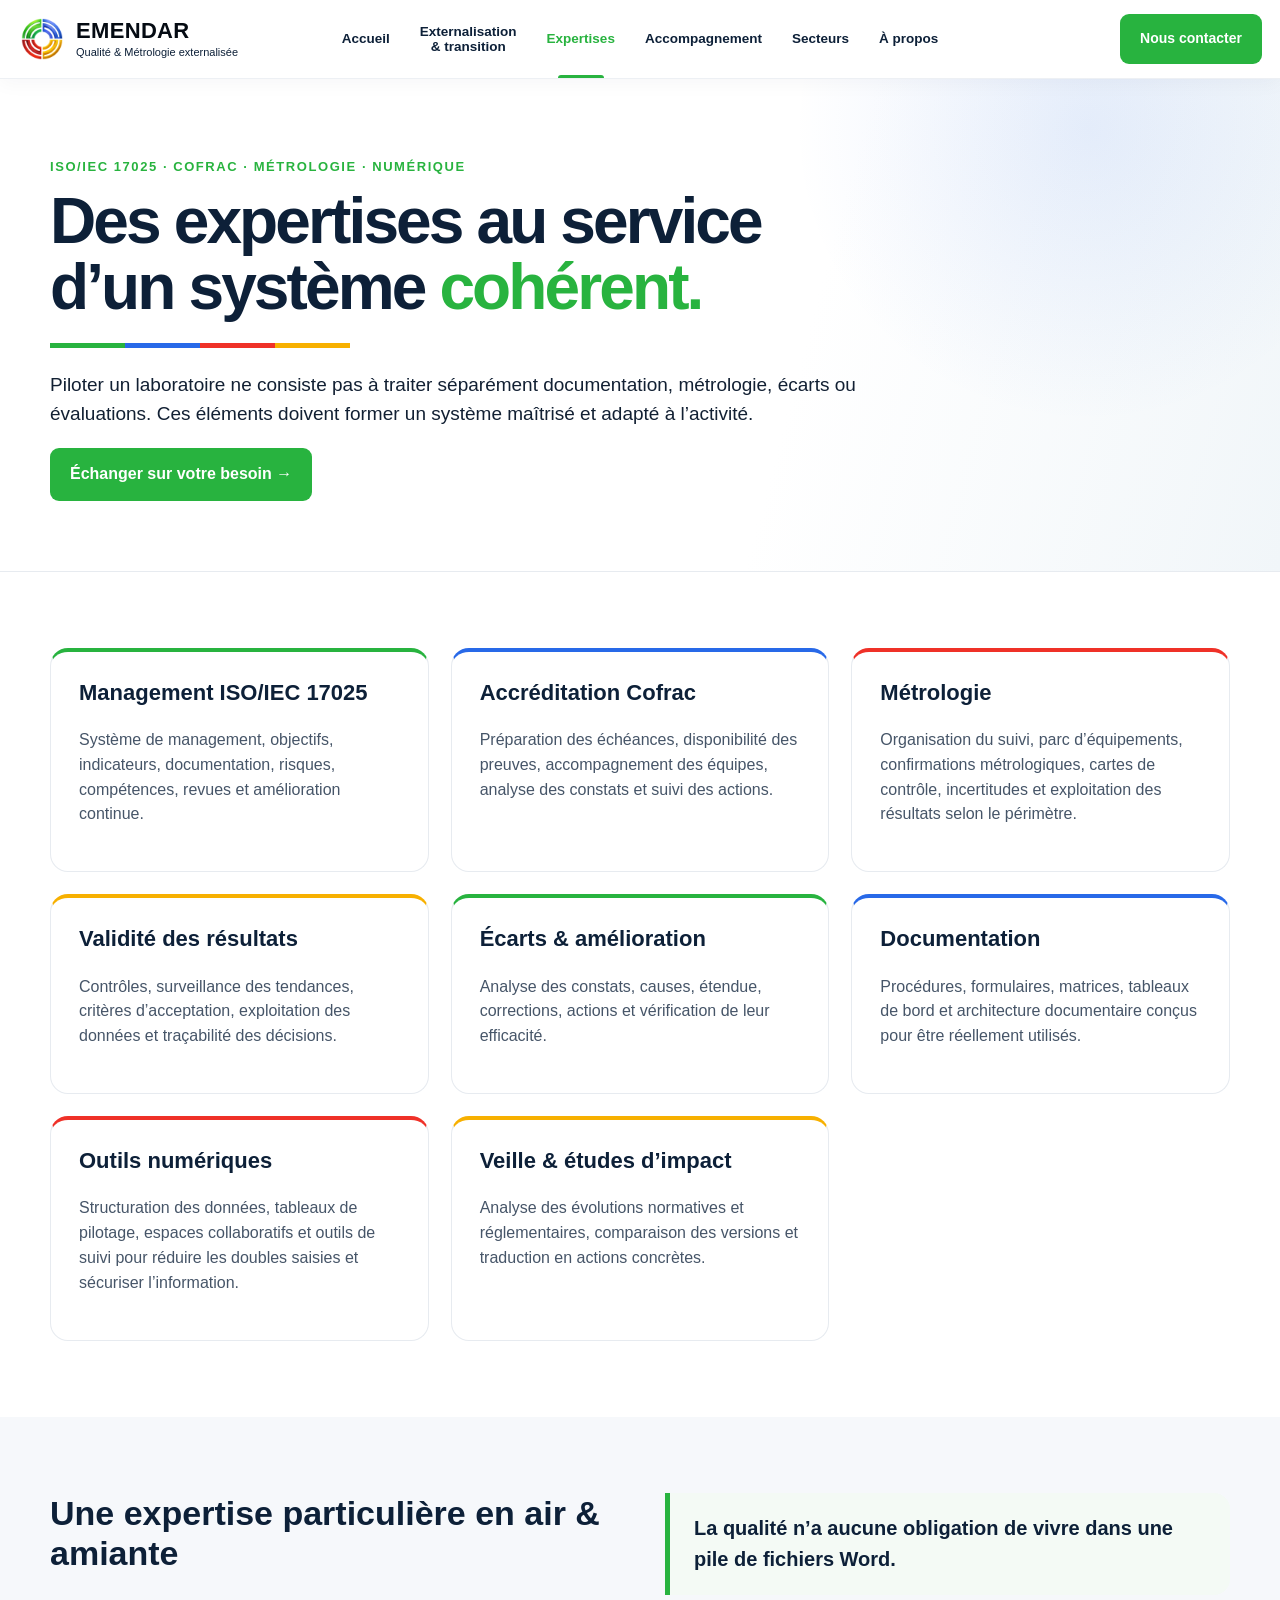
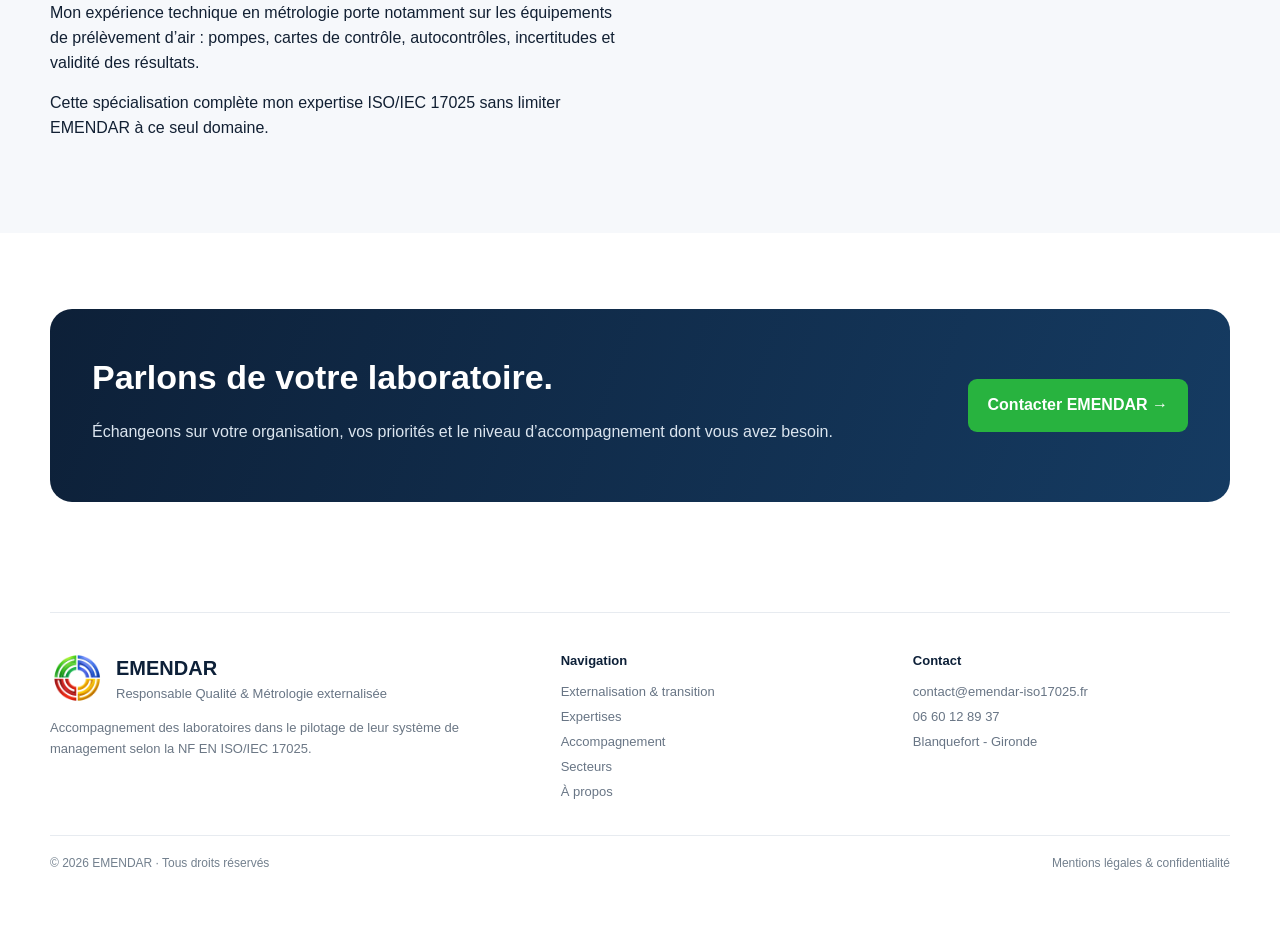
<file: expertises.html>
<!doctype html><html lang="fr"><head><meta charset="utf-8"><meta name="viewport" content="width=device-width,initial-scale=1">

<title>Expertises ISO/IEC 17025 - EMENDAR</title>

<meta name="description" content="Management ISO/IEC 17025, Cofrac, métrologie, validité des résultats et maîtrise documentaire : les expertises mobilisées par EMENDAR.">

<link rel="canonical" href="https://www.emendar-iso17025.fr/expertises.html">

<link rel="stylesheet" href="assets/style.css"><meta name="theme-color" content="#0d2038">
<meta property="og:type" content="website">
<meta property="og:title" content="Expertises ISO/IEC 17025 - EMENDAR">
<meta property="og:description" content="Management ISO/IEC 17025, Cofrac, métrologie, validité des résultats et maîtrise documentaire : les expertises mobilisées par EMENDAR.">

<meta property="og:image" content="https://www.emendar-iso17025.fr/assets/og-emendar.png">
<meta property="og:image:width" content="1200">
<meta property="og:image:height" content="630">
<meta property="og:image:alt" content="EMENDAR - Responsable Qualité & Métrologie externalisée">

<meta name="twitter:card" content="summary">

<link rel="icon" type="image/x-icon" href="assets/favicon.ico">
<link rel="icon" type="image/png" sizes="32x32" href="assets/favicon-32x32.png">
<link rel="apple-touch-icon" sizes="180x180" href="assets/apple-touch-icon.png">

</head><body>
<header class="header"><div class="nav-shell">
      <div class="nav-left"><a class="brand compact" href="index.html"><img src="assets/logo-emendar.png" alt="Logo EMENDAR"><div class="brand-copy"><b>EMENDAR</b><small>Qualité & Métrologie externalisée</small></div></a></div>
      <nav class="links centered" aria-label="Navigation principale"><a class="" href="index.html">Accueil</a><a class="" href="externalisation-transition.html">Externalisation<br>& transition</a><a class="active" href="expertises.html">Expertises</a><a class="" href="accompagnement.html">Accompagnement</a><a class="" href="secteurs.html">Secteurs</a><a class="" href="a-propos.html">À propos</a></nav>
      <div class="nav-right"><a class="btn primary nav-contact" href="contact.html">Nous contacter</a></div>
    </div></header>
<main>
<section class="page-hero"><div class="container"><div class="page-hero-inner">
<div class="kicker">ISO/IEC 17025 · Cofrac · Métrologie · Numérique</div><h1>Des expertises au service<br>d’un système <span>cohérent.</span></h1><div class="rule"><i class="g"></i><i class="b"></i><i class="r"></i><i class="y"></i></div>
<p class="lead">Piloter un laboratoire ne consiste pas à traiter séparément documentation, métrologie, écarts ou évaluations. Ces éléments doivent former un système maîtrisé et adapté à l’activité.</p><a class="btn primary" href="contact.html">Échanger sur votre besoin →</a>
</div></div></section>

<section class="section"><div class="container"><div class="content-grid">
<article class="content-card green"><h3>Management ISO/IEC 17025</h3><p>Système de management, objectifs, indicateurs, documentation, risques, compétences, revues et amélioration continue.</p></article>
<article class="content-card blue"><h3>Accréditation Cofrac</h3><p>Préparation des échéances, disponibilité des preuves, accompagnement des équipes, analyse des constats et suivi des actions.</p></article>
<article class="content-card red"><h3>Métrologie</h3><p>Organisation du suivi, parc d’équipements, confirmations métrologiques, cartes de contrôle, incertitudes et exploitation des résultats selon le périmètre.</p></article>
<article class="content-card yellow"><h3>Validité des résultats</h3><p>Contrôles, surveillance des tendances, critères d’acceptation, exploitation des données et traçabilité des décisions.</p></article>
<article class="content-card green"><h3>Écarts & amélioration</h3><p>Analyse des constats, causes, étendue, corrections, actions et vérification de leur efficacité.</p></article>
<article class="content-card blue"><h3>Documentation</h3><p>Procédures, formulaires, matrices, tableaux de bord et architecture documentaire conçus pour être réellement utilisés.</p></article>
<article class="content-card red"><h3>Outils numériques</h3><p>Structuration des données, tableaux de pilotage, espaces collaboratifs et outils de suivi pour réduire les doubles saisies et sécuriser l’information.</p></article>
<article class="content-card yellow"><h3>Veille & études d’impact</h3><p>Analyse des évolutions normatives et réglementaires, comparaison des versions et traduction en actions concrètes.</p></article>
</div></div></section>
<section class="section soft"><div class="container split"><div><h2>Une expertise particulière en air & amiante</h2><p>Mon expérience technique en métrologie porte notamment sur les équipements de prélèvement d’air : pompes, cartes de contrôle, autocontrôles, incertitudes et validité des résultats.</p><p>Cette spécialisation complète mon expertise ISO/IEC 17025 sans limiter EMENDAR à ce seul domaine.</p></div><div class="quote-box">La qualité n’a aucune obligation de vivre dans une pile de fichiers Word.</div></div></section>

<section class="section"><div class="container"><div class="cta"><div><h2>Parlons de votre laboratoire.</h2><p>Échangeons sur votre organisation, vos priorités et le niveau d’accompagnement dont vous avez besoin.</p></div><a class="btn primary" href="contact.html">Contacter EMENDAR →</a></div></div></section>
</main><footer class="footer"><div class="container footer-main">
<div><div class="footer-brand"><img src="assets/logo-emendar.png" alt=""><div><b>EMENDAR</b><div>Responsable Qualité & Métrologie externalisée</div></div></div><p style="max-width:430px;color:#6b7785;font-size:13px">Accompagnement des laboratoires dans le pilotage de leur système de management selon la NF EN ISO/IEC 17025.</p></div>
<div class="footer-col"><strong>Navigation</strong><a href="externalisation-transition.html">Externalisation & transition</a><a href="expertises.html">Expertises</a><a href="accompagnement.html">Accompagnement</a><a href="secteurs.html">Secteurs</a><a href="a-propos.html">À propos</a></div>
<div class="footer-col"><strong>Contact</strong><a href="mailto:contact@emendar-iso17025.fr">contact@emendar-iso17025.fr</a><a href="tel:+33660128937">06 60 12 89 37</a><span>Blanquefort - Gironde</span></div>
</div><div class="container footer-bottom"><div>© 2026 EMENDAR · Tous droits réservés</div><div><a href="mentions-legales.html">Mentions légales & confidentialité</a></div></div></footer></body></html>
</file>
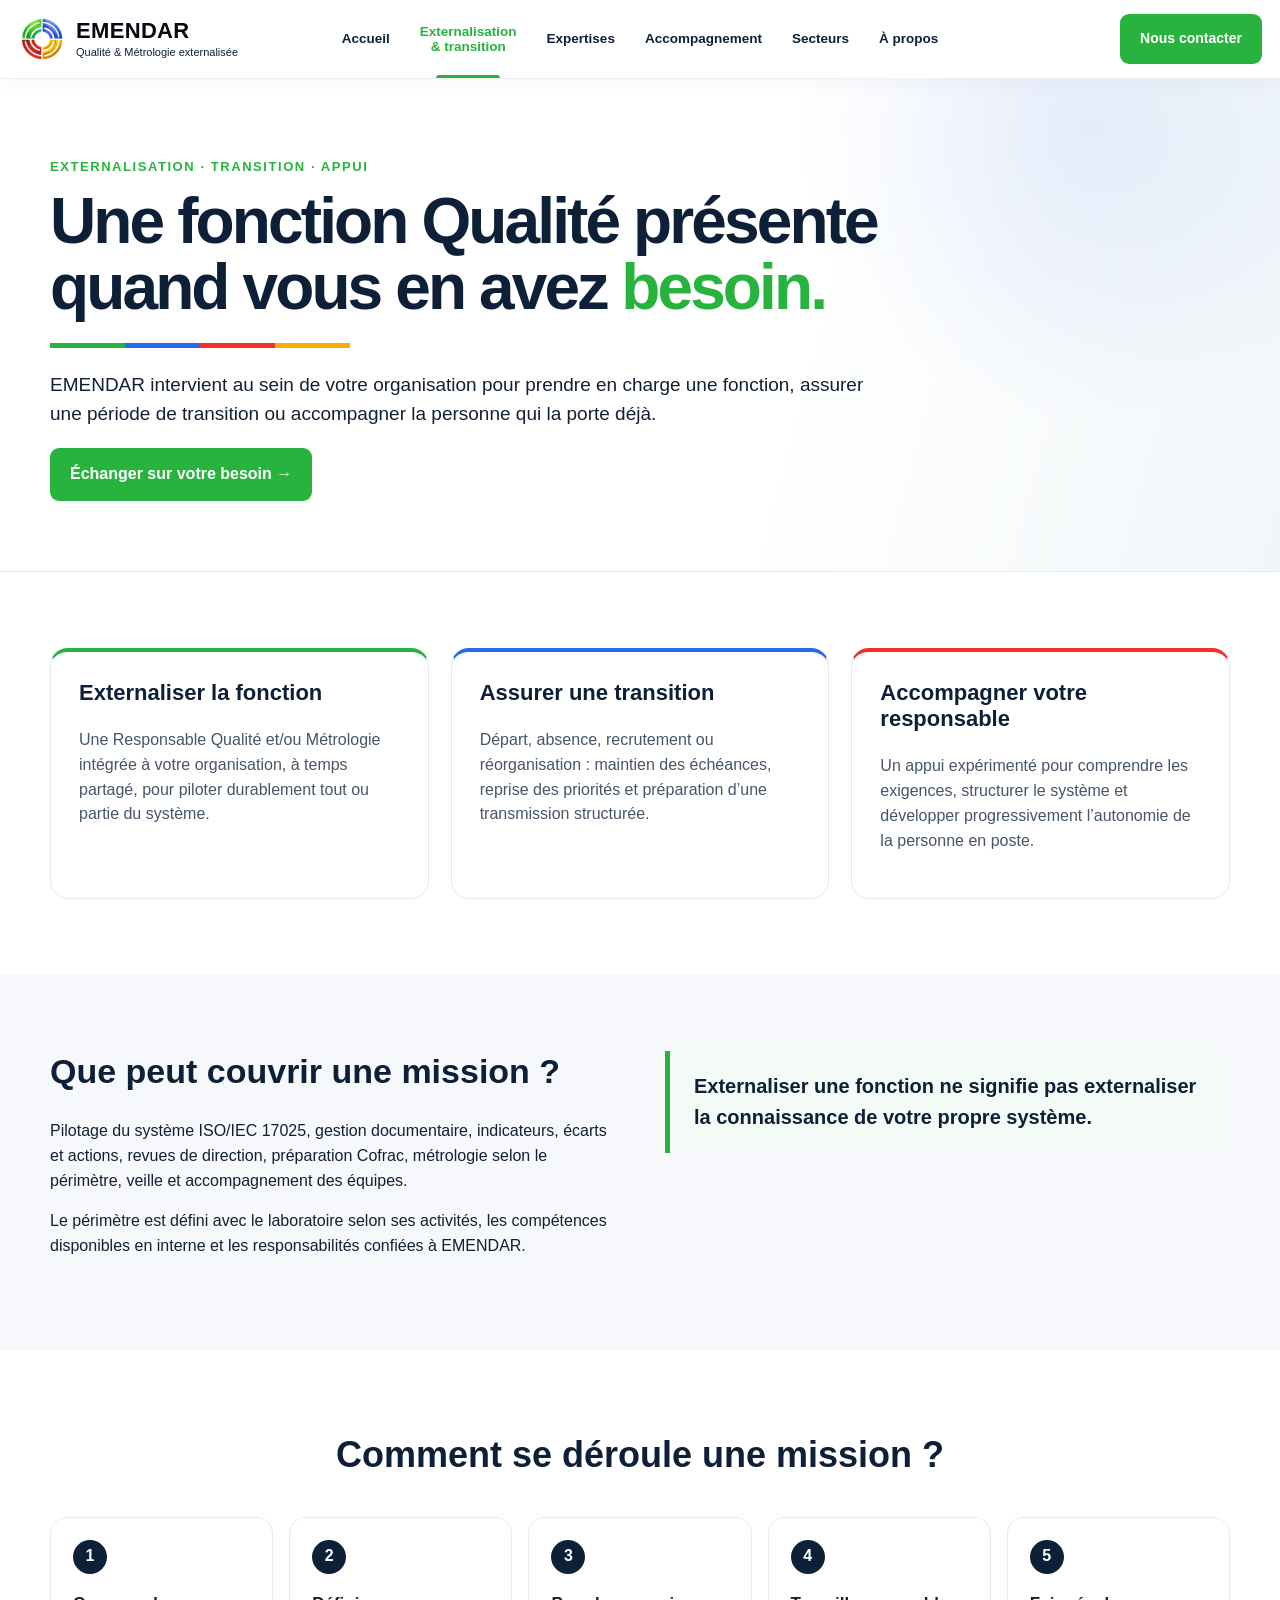
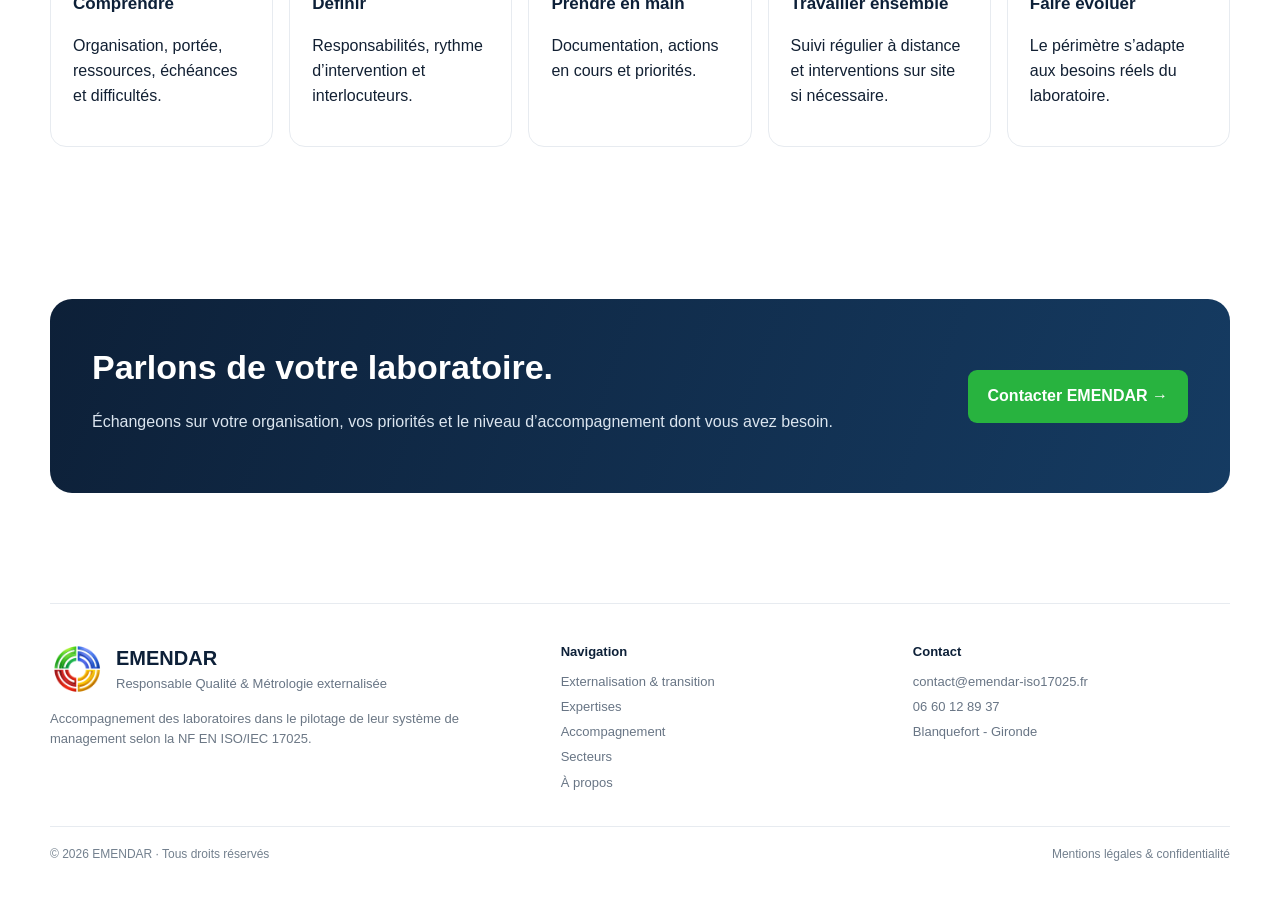
<file: externalisation-transition.html>
<!doctype html><html lang="fr"><head><meta charset="utf-8"><meta name="viewport" content="width=device-width,initial-scale=1">

<title>Externalisation & transition Qualité ISO 17025 - EMENDAR</title>

<meta name="description" content="Responsable Qualité & Métrologie externalisée ou de transition pour laboratoires ISO/IEC 17025 : continuité, pilotage et accompagnement de votre organisation.">

<link rel="canonical" href="https://www.emendar-iso17025.fr/externalisation-transition.html">

<link rel="stylesheet" href="assets/style.css"><meta name="theme-color" content="#0d2038">
<meta property="og:type" content="website">

<meta property="og:title" content="Externalisation & transition Qualité ISO 17025 - EMENDAR">

<meta property="og:description" content="Responsable Qualité & Métrologie externalisée ou de transition pour laboratoires ISO/IEC 17025 : continuité, pilotage et accompagnement de votre organisation.">

<meta property="og:image" content="https://www.emendar-iso17025.fr/assets/og-emendar.png">
<meta property="og:image:width" content="1200">
<meta property="og:image:height" content="630">
<meta property="og:image:alt" content="EMENDAR - Responsable Qualité & Métrologie externalisée">

<meta name="twitter:card" content="summary">
<link rel="icon" type="image/x-icon" href="assets/favicon.ico">
<link rel="icon" type="image/png" sizes="32x32" href="assets/favicon-32x32.png">

<link rel="apple-touch-icon" sizes="180x180" href="assets/apple-touch-icon.png">
</head><body>
<header class="header"><div class="nav-shell">
      <div class="nav-left"><a class="brand compact" href="index.html"><img src="assets/logo-emendar.png" alt="Logo EMENDAR"><div class="brand-copy"><b>EMENDAR</b><small>Qualité & Métrologie externalisée</small></div></a></div>
      <nav class="links centered" aria-label="Navigation principale"><a class="" href="index.html">Accueil</a><a class="active" href="externalisation-transition.html">Externalisation<br>& transition</a><a class="" href="expertises.html">Expertises</a><a class="" href="accompagnement.html">Accompagnement</a><a class="" href="secteurs.html">Secteurs</a><a class="" href="a-propos.html">À propos</a></nav>
      <div class="nav-right"><a class="btn primary nav-contact" href="contact.html">Nous contacter</a></div>
    </div></header>
<main>
<section class="page-hero"><div class="container"><div class="page-hero-inner">
<div class="kicker">Externalisation · Transition · Appui</div><h1>Une fonction Qualité présente<br>quand vous en avez <span>besoin.</span></h1><div class="rule"><i class="g"></i><i class="b"></i><i class="r"></i><i class="y"></i></div>
<p class="lead">EMENDAR intervient au sein de votre organisation pour prendre en charge une fonction, assurer une période de transition ou accompagner la personne qui la porte déjà.</p><a class="btn primary" href="contact.html">Échanger sur votre besoin →</a>
</div></div></section>

<section class="section"><div class="container"><div class="content-grid">
<article class="content-card green"><h3>Externaliser la fonction</h3><p>Une Responsable Qualité et/ou Métrologie intégrée à votre organisation, à temps partagé, pour piloter durablement tout ou partie du système.</p></article>
<article class="content-card blue"><h3>Assurer une transition</h3><p>Départ, absence, recrutement ou réorganisation : maintien des échéances, reprise des priorités et préparation d’une transmission structurée.</p></article>
<article class="content-card red"><h3>Accompagner votre responsable</h3><p>Un appui expérimenté pour comprendre les exigences, structurer le système et développer progressivement l’autonomie de la personne en poste.</p></article>
</div></div></section>
<section class="section soft"><div class="container split"><div><h2>Que peut couvrir une mission ?</h2><p>Pilotage du système ISO/IEC 17025, gestion documentaire, indicateurs, écarts et actions, revues de direction, préparation Cofrac, métrologie selon le périmètre, veille et accompagnement des équipes.</p><p>Le périmètre est défini avec le laboratoire selon ses activités, les compétences disponibles en interne et les responsabilités confiées à EMENDAR.</p></div><div class="quote-box">Externaliser une fonction ne signifie pas externaliser la connaissance de votre propre système.</div></div></section>
<section class="section"><div class="container"><div class="title"><h2>Comment se déroule une mission ?</h2></div><div class="steps">
<div class="step"><b>1</b><h3>Comprendre</h3><p>Organisation, portée, ressources, échéances et difficultés.</p></div>
<div class="step"><b>2</b><h3>Définir</h3><p>Responsabilités, rythme d’intervention et interlocuteurs.</p></div>
<div class="step"><b>3</b><h3>Prendre en main</h3><p>Documentation, actions en cours et priorités.</p></div>
<div class="step"><b>4</b><h3>Travailler ensemble</h3><p>Suivi régulier à distance et interventions sur site si nécessaire.</p></div>
<div class="step"><b>5</b><h3>Faire évoluer</h3><p>Le périmètre s’adapte aux besoins réels du laboratoire.</p></div>
</div></div></section>

<section class="section"><div class="container"><div class="cta"><div><h2>Parlons de votre laboratoire.</h2><p>Échangeons sur votre organisation, vos priorités et le niveau d’accompagnement dont vous avez besoin.</p></div><a class="btn primary" href="contact.html">Contacter EMENDAR →</a></div></div></section>
</main><footer class="footer"><div class="container footer-main">
<div><div class="footer-brand"><img src="assets/logo-emendar.png" alt=""><div><b>EMENDAR</b><div>Responsable Qualité & Métrologie externalisée</div></div></div><p style="max-width:430px;color:#6b7785;font-size:13px">Accompagnement des laboratoires dans le pilotage de leur système de management selon la NF EN ISO/IEC 17025.</p></div>
<div class="footer-col"><strong>Navigation</strong><a href="externalisation-transition.html">Externalisation & transition</a><a href="expertises.html">Expertises</a><a href="accompagnement.html">Accompagnement</a><a href="secteurs.html">Secteurs</a><a href="a-propos.html">À propos</a></div>
<div class="footer-col"><strong>Contact</strong><a href="mailto:contact@emendar-iso17025.fr">contact@emendar-iso17025.fr</a><a href="tel:+33660128937">06 60 12 89 37</a><span>Blanquefort - Gironde</span></div>
</div><div class="container footer-bottom"><div>© 2026 EMENDAR · Tous droits réservés</div><div><a href="mentions-legales.html">Mentions légales & confidentialité</a></div></div></footer></body></html>
</file>
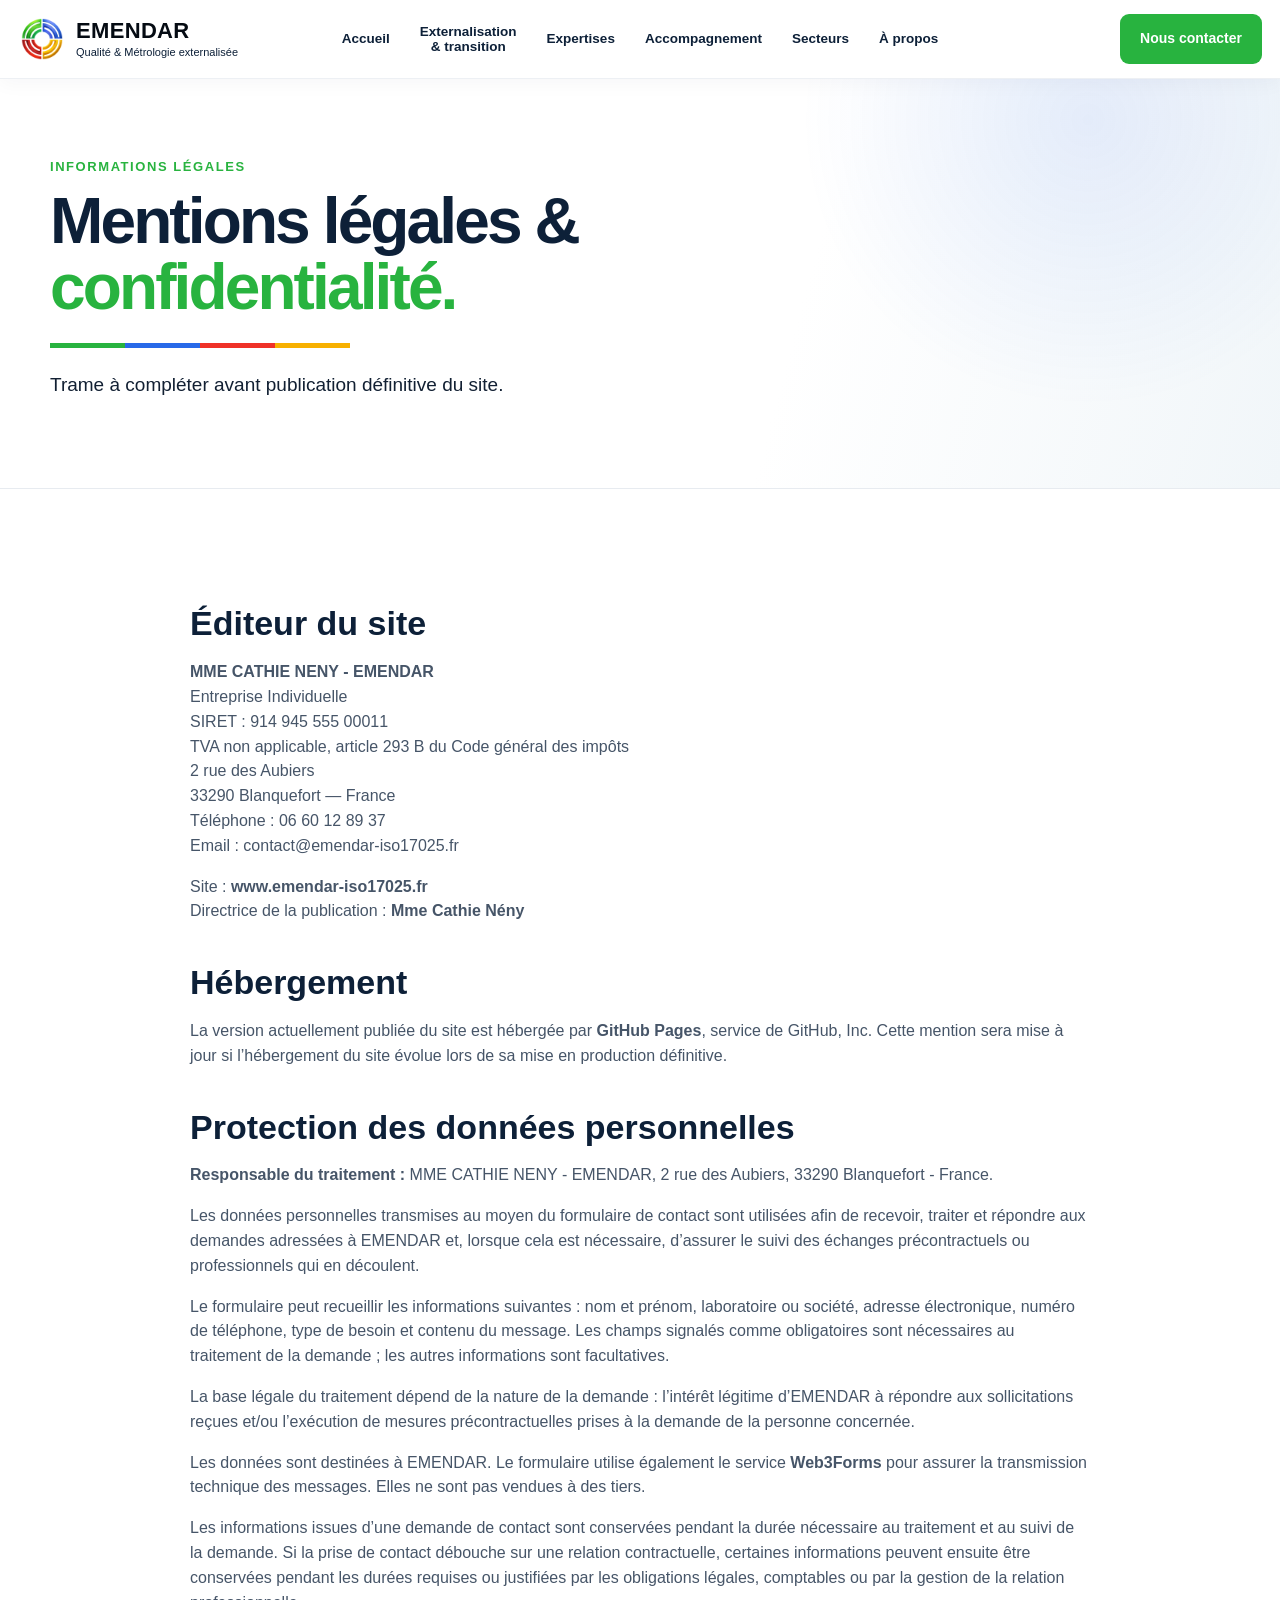
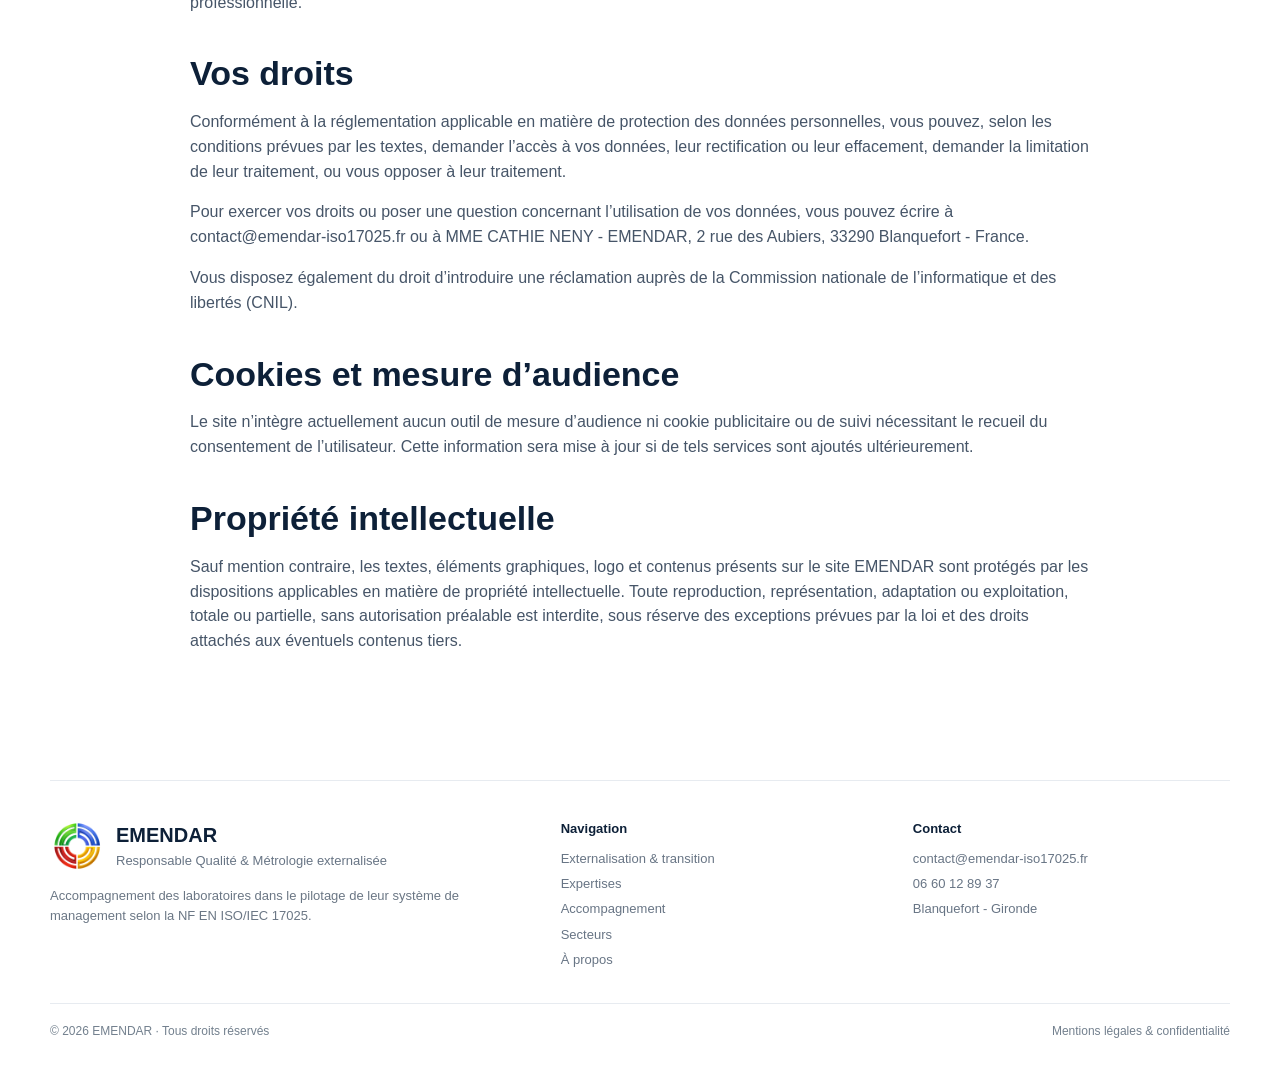
<file: mentions-legales.html>
<!doctype html><html lang="fr"><head><meta charset="utf-8"><meta name="viewport" content="width=device-width,initial-scale=1"><title>Mentions légales & confidentialité - EMENDAR</title>
  
  <meta name="description" content="Mentions légales et informations relatives à la confidentialité du site EMENDAR.">
  
<link rel="canonical" href="https://www.emendar-iso17025.fr/mentions-legales.html">

 <meta name="robots" content="noindex"><link rel="stylesheet" href="assets/style.css"><meta name="theme-color" content="#0d2038">
<meta property="og:type" content="website">
<meta property="og:title" content="Mentions légales & confidentialité - EMENDAR">
<meta property="og:description" content="Mentions légales et informations relatives à la confidentialité du site EMENDAR.">

<meta property="og:image" content="https://www.emendar-iso17025.fr/assets/og-emendar.png">
<meta property="og:image:width" content="1200">
<meta property="og:image:height" content="630">
<meta property="og:image:alt" content="EMENDAR - Responsable Qualité & Métrologie externalisée">

<meta name="twitter:card" content="summary">
<link rel="icon" type="image/x-icon" href="assets/favicon.ico">
<link rel="icon" type="image/png" sizes="32x32" href="assets/favicon-32x32.png">

<link rel="apple-touch-icon" sizes="180x180" href="assets/apple-touch-icon.png">
</head><body>
<header class="header"><div class="nav-shell">
      <div class="nav-left"><a class="brand compact" href="index.html"><img src="assets/logo-emendar.png" alt="Logo EMENDAR"><div class="brand-copy"><b>EMENDAR</b><small>Qualité & Métrologie externalisée</small></div></a></div>
      <nav class="links centered" aria-label="Navigation principale"><a class="" href="index.html">Accueil</a><a class="" href="externalisation-transition.html">Externalisation<br>& transition</a><a class="" href="expertises.html">Expertises</a><a class="" href="accompagnement.html">Accompagnement</a><a class="" href="secteurs.html">Secteurs</a><a class="" href="a-propos.html">À propos</a></nav>
      <div class="nav-right"><a class="btn primary nav-contact" href="contact.html">Nous contacter</a></div>
    </div></header>
<main class="legal-page"><section class="page-hero"><div class="container"><div class="page-hero-inner"><div class="kicker">Informations légales</div><h1>Mentions légales & <span>confidentialité.</span></h1><div class="rule"><i class="g"></i><i class="b"></i><i class="r"></i><i class="y"></i></div><p class="lead">Trame à compléter avant publication définitive du site.</p></div></div></section>
<section class="section"><div class="container prose">
<h2>Éditeur du site</h2>
<p><strong>MME CATHIE NENY - EMENDAR</strong><br>
Entreprise Individuelle<br>
SIRET : 914 945 555 00011<br>
TVA non applicable, article 293 B du Code général des impôts<br>
2 rue des Aubiers<br>
33290 Blanquefort — France<br>
Téléphone : <a href="tel:+33660128937">06 60 12 89 37</a><br>
Email : <a href="mailto:contact@emendar-iso17025.fr">contact@emendar-iso17025.fr</a></p>
<p>Site : <strong>www.emendar-iso17025.fr</strong><br>
Directrice de la publication : <strong>Mme Cathie Nény</strong></p>

<h2>Hébergement</h2>
<p>La version actuellement publiée du site est hébergée par <strong>GitHub Pages</strong>, service de GitHub, Inc. Cette mention sera mise à jour si l’hébergement du site évolue lors de sa mise en production définitive.</p>

<h2>Protection des données personnelles</h2>
<p><strong>Responsable du traitement :</strong> MME CATHIE NENY - EMENDAR, 2 rue des Aubiers, 33290 Blanquefort - France.</p>
<p>Les données personnelles transmises au moyen du formulaire de contact sont utilisées afin de recevoir, traiter et répondre aux demandes adressées à EMENDAR et, lorsque cela est nécessaire, d’assurer le suivi des échanges précontractuels ou professionnels qui en découlent.</p>
<p>Le formulaire peut recueillir les informations suivantes : nom et prénom, laboratoire ou société, adresse électronique, numéro de téléphone, type de besoin et contenu du message. Les champs signalés comme obligatoires sont nécessaires au traitement de la demande ; les autres informations sont facultatives.</p>
<p>La base légale du traitement dépend de la nature de la demande : l’intérêt légitime d’EMENDAR à répondre aux sollicitations reçues et/ou l’exécution de mesures précontractuelles prises à la demande de la personne concernée.</p>
<p>Les données sont destinées à EMENDAR. Le formulaire utilise également le service <strong>Web3Forms</strong> pour assurer la transmission technique des messages. Elles ne sont pas vendues à des tiers.</p>
<p>Les informations issues d’une demande de contact sont conservées pendant la durée nécessaire au traitement et au suivi de la demande. Si la prise de contact débouche sur une relation contractuelle, certaines informations peuvent ensuite être conservées pendant les durées requises ou justifiées par les obligations légales, comptables ou par la gestion de la relation professionnelle.</p>

<h2>Vos droits</h2>
<p>Conformément à la réglementation applicable en matière de protection des données personnelles, vous pouvez, selon les conditions prévues par les textes, demander l’accès à vos données, leur rectification ou leur effacement, demander la limitation de leur traitement, ou vous opposer à leur traitement.</p>
<p>Pour exercer vos droits ou poser une question concernant l’utilisation de vos données, vous pouvez écrire à <a href="mailto:contact@emendar-iso17025.fr">contact@emendar-iso17025.fr</a> ou à MME CATHIE NENY - EMENDAR, 2 rue des Aubiers, 33290 Blanquefort - France.</p>
<p>Vous disposez également du droit d’introduire une réclamation auprès de la Commission nationale de l’informatique et des libertés (CNIL).</p>

<h2>Cookies et mesure d’audience</h2>
<p>Le site n’intègre actuellement aucun outil de mesure d’audience ni cookie publicitaire ou de suivi nécessitant le recueil du consentement de l’utilisateur. Cette information sera mise à jour si de tels services sont ajoutés ultérieurement.</p>

<h2>Propriété intellectuelle</h2>
<p>Sauf mention contraire, les textes, éléments graphiques, logo et contenus présents sur le site EMENDAR sont protégés par les dispositions applicables en matière de propriété intellectuelle. Toute reproduction, représentation, adaptation ou exploitation, totale ou partielle, sans autorisation préalable est interdite, sous réserve des exceptions prévues par la loi et des droits attachés aux éventuels contenus tiers.</p>

</div></section></main><footer class="footer"><div class="container footer-main">
<div><div class="footer-brand"><img src="assets/logo-emendar.png" alt=""><div><b>EMENDAR</b><div>Responsable Qualité & Métrologie externalisée</div></div></div><p style="max-width:430px;color:#6b7785;font-size:13px">Accompagnement des laboratoires dans le pilotage de leur système de management selon la NF EN ISO/IEC 17025.</p></div>
<div class="footer-col"><strong>Navigation</strong><a href="externalisation-transition.html">Externalisation & transition</a><a href="expertises.html">Expertises</a><a href="accompagnement.html">Accompagnement</a><a href="secteurs.html">Secteurs</a><a href="a-propos.html">À propos</a></div>
<div class="footer-col"><strong>Contact</strong><a href="mailto:contact@emendar-iso17025.fr">contact@emendar-iso17025.fr</a><a href="tel:+33660128937">06 60 12 89 37</a><span>Blanquefort - Gironde</span></div>
</div><div class="container footer-bottom"><div>© 2026 EMENDAR · Tous droits réservés</div><div><a href="mentions-legales.html">Mentions légales & confidentialité</a></div></div></footer></body></html>
</file>
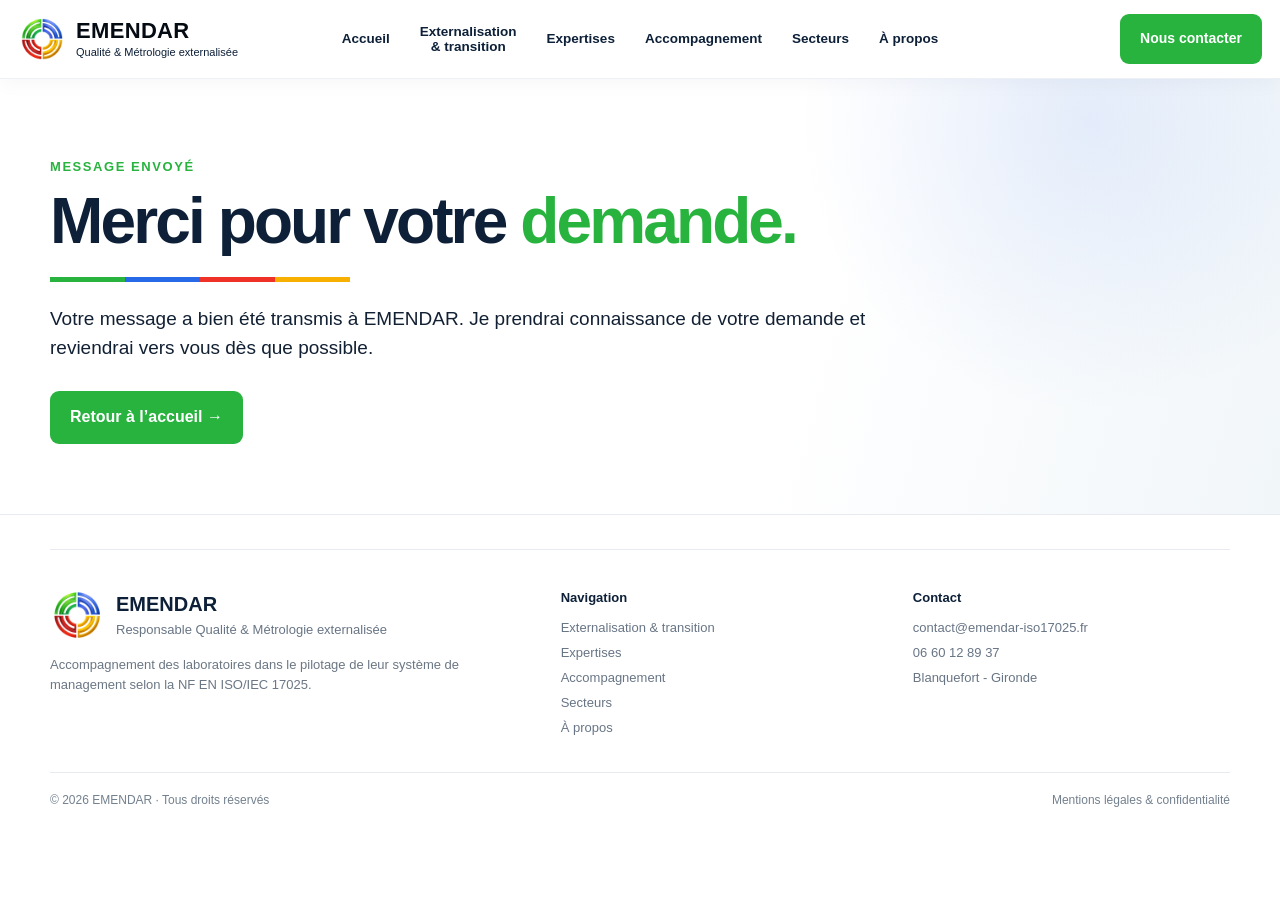
<file: merci.html>
<!doctype html>
<html lang="fr"><head><meta charset="utf-8"><meta name="viewport" content="width=device-width,initial-scale=1">
<title>Merci pour votre message - EMENDAR</title>

<meta name="description" content="Confirmation d’envoi d’une demande à EMENDAR.">

<meta name="robots" content="noindex,follow">

<link rel="stylesheet" href="assets/style.css">
<link rel="icon" type="image/x-icon" href="assets/favicon.ico">
<link rel="icon" type="image/png" sizes="32x32" href="assets/favicon-32x32.png">
<link rel="apple-touch-icon" sizes="180x180" href="assets/apple-touch-icon.png">

</head><body>
<header class="header"><div class="nav-shell">
      <div class="nav-left"><a class="brand compact" href="index.html"><img src="assets/logo-emendar.png" alt="Logo EMENDAR"><div class="brand-copy"><b>EMENDAR</b><small>Qualité & Métrologie externalisée</small></div></a></div>
      <nav class="links centered" aria-label="Navigation principale"><a class="" href="index.html">Accueil</a><a class="" href="externalisation-transition.html">Externalisation<br>& transition</a><a class="" href="expertises.html">Expertises</a><a class="" href="accompagnement.html">Accompagnement</a><a class="" href="secteurs.html">Secteurs</a><a class="" href="a-propos.html">À propos</a></nav>
      <div class="nav-right"><a class="btn primary nav-contact" href="contact.html">Nous contacter</a></div>
    </div></header>
<main>
<section class="page-hero"><div class="container"><div class="page-hero-inner">
<div class="kicker">Message envoyé</div>
<h1>Merci pour votre <span>demande.</span></h1>
<div class="rule"><i class="g"></i><i class="b"></i><i class="r"></i><i class="y"></i></div>
<p class="lead">Votre message a bien été transmis à EMENDAR. Je prendrai connaissance de votre demande et reviendrai vers vous dès que possible.</p>
<div style="margin-top:28px"><a class="btn primary" href="index.html">Retour à l’accueil →</a></div>
</div></div></section>
</main>
<footer class="footer"><div class="container footer-main">
<div><div class="footer-brand"><img src="assets/logo-emendar.png" alt=""><div><b>EMENDAR</b><div>Responsable Qualité & Métrologie externalisée</div></div></div><p style="max-width:430px;color:#6b7785;font-size:13px">Accompagnement des laboratoires dans le pilotage de leur système de management selon la NF EN ISO/IEC 17025.</p></div>
<div class="footer-col"><strong>Navigation</strong><a href="externalisation-transition.html">Externalisation & transition</a><a href="expertises.html">Expertises</a><a href="accompagnement.html">Accompagnement</a><a href="secteurs.html">Secteurs</a><a href="a-propos.html">À propos</a></div>
<div class="footer-col"><strong>Contact</strong><a href="mailto:contact@emendar-iso17025.fr">contact@emendar-iso17025.fr</a><a href="tel:+33660128937">06 60 12 89 37</a><span>Blanquefort - Gironde</span></div>
</div><div class="container footer-bottom"><div>© 2026 EMENDAR · Tous droits réservés</div><div><a href="mentions-legales.html">Mentions légales & confidentialité</a></div></div></footer>
</body></html>
</file>
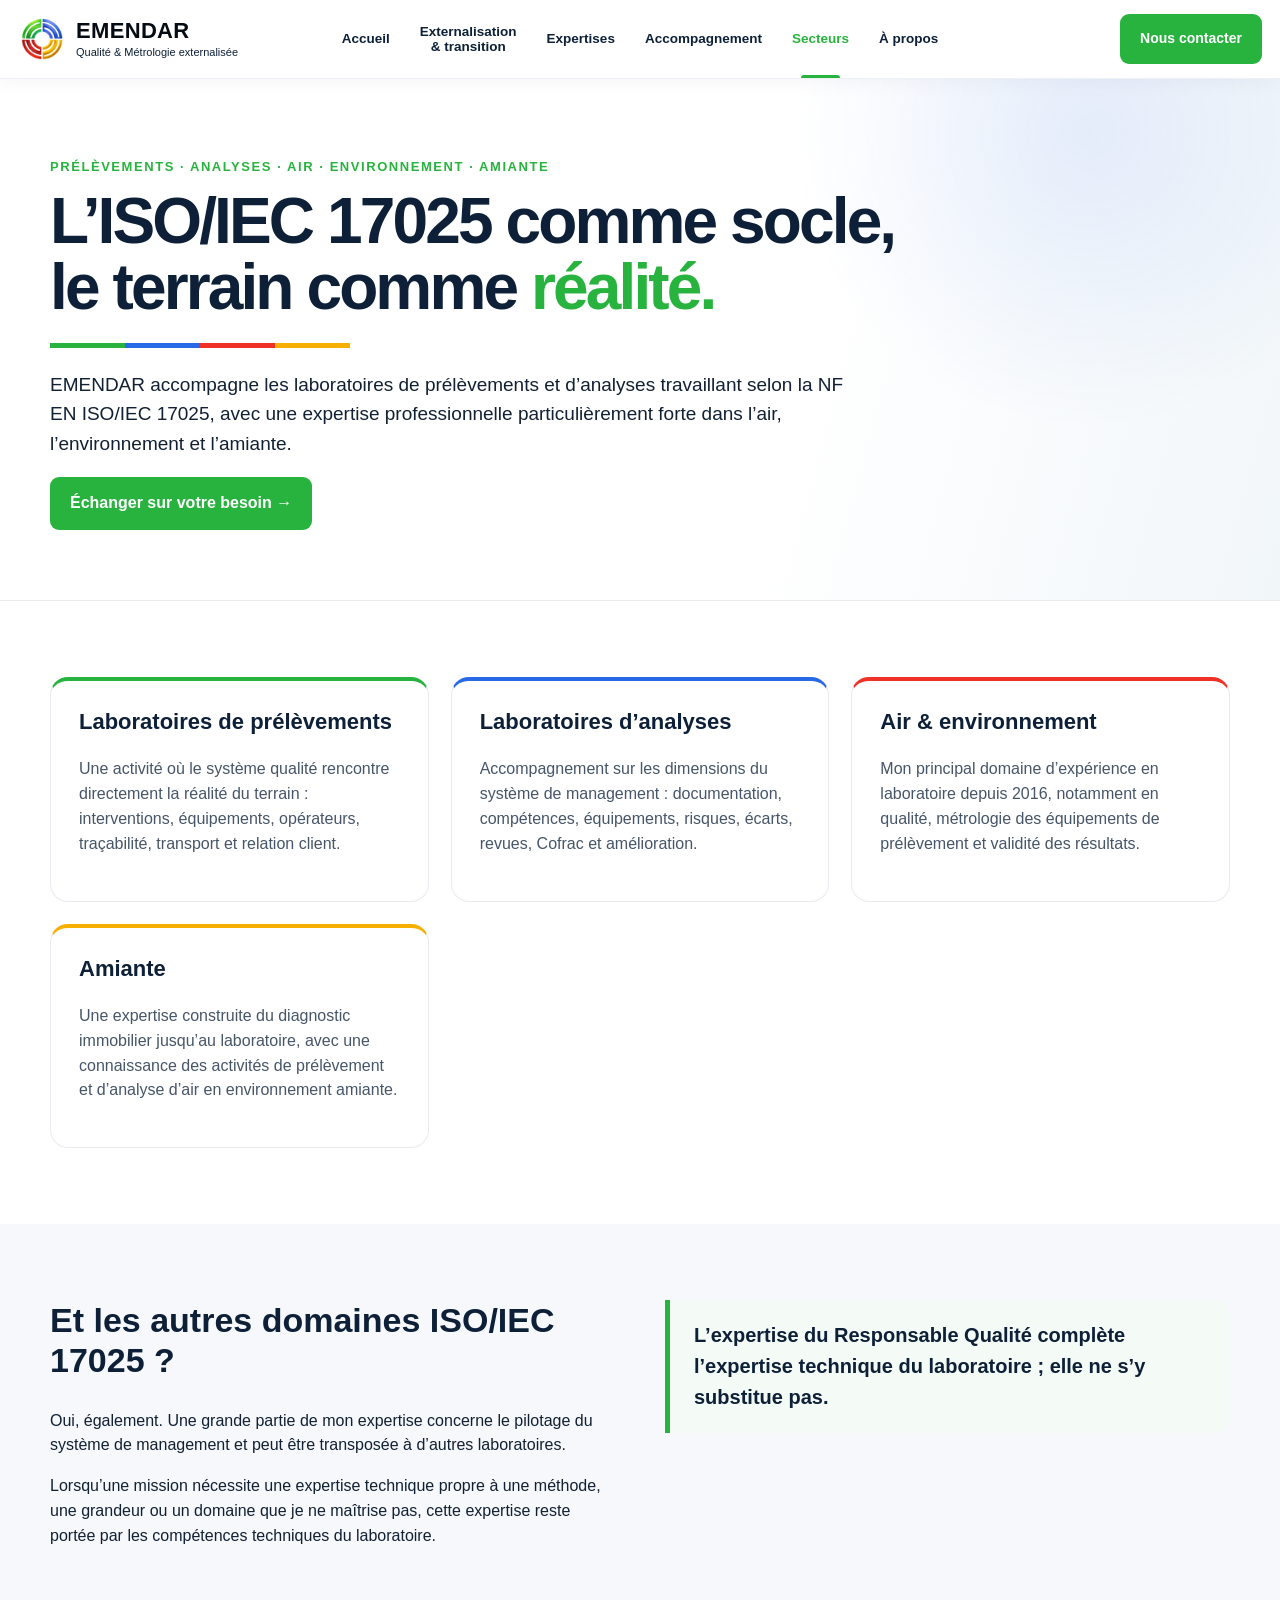
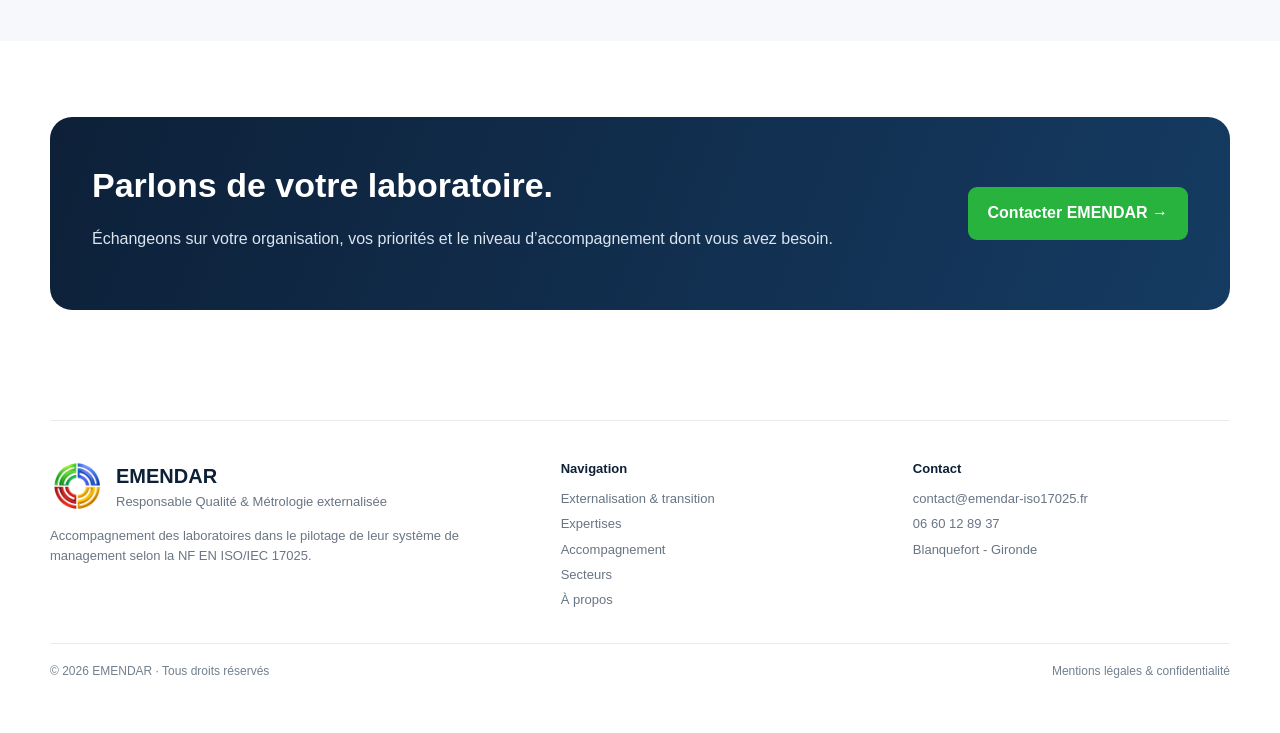
<file: secteurs.html>
<!doctype html><html lang="fr"><head><meta charset="utf-8"><meta name="viewport" content="width=device-width,initial-scale=1">

<title>Secteurs — Laboratoires ISO/IEC 17025 - EMENDAR</title>

<meta name="description" content="Accompagnement des laboratoires de prélèvements et d’analyses ISO/IEC 17025, avec une expertise particulière en air, amiante et environnement.">

<link rel="canonical" href="https://www.emendar-iso17025.fr/secteurs.html">

<link rel="stylesheet" href="assets/style.css"><meta name="theme-color" content="#0d2038">
<meta property="og:type" content="website">
<meta property="og:title" content="Secteurs — Laboratoires ISO/IEC 17025 - EMENDAR">
<meta property="og:description" content="Accompagnement des laboratoires de prélèvements et d’analyses ISO/IEC 17025, avec une expertise particulière en air, amiante et environnement.">

<meta property="og:image" content="https://www.emendar-iso17025.fr/assets/og-emendar.png">
<meta property="og:image:width" content="1200">
<meta property="og:image:height" content="630">
<meta property="og:image:alt" content="EMENDAR - Responsable Qualité & Métrologie externalisée">

<meta name="twitter:card" content="summary">

<link rel="icon" type="image/x-icon" href="assets/favicon.ico">
<link rel="icon" type="image/png" sizes="32x32" href="assets/favicon-32x32.png">
<link rel="apple-touch-icon" sizes="180x180" href="assets/apple-touch-icon.png">

</head><body>
<header class="header"><div class="nav-shell">
      <div class="nav-left"><a class="brand compact" href="index.html"><img src="assets/logo-emendar.png" alt="Logo EMENDAR"><div class="brand-copy"><b>EMENDAR</b><small>Qualité & Métrologie externalisée</small></div></a></div>
      <nav class="links centered" aria-label="Navigation principale"><a class="" href="index.html">Accueil</a><a class="" href="externalisation-transition.html">Externalisation<br>& transition</a><a class="" href="expertises.html">Expertises</a><a class="" href="accompagnement.html">Accompagnement</a><a class="active" href="secteurs.html">Secteurs</a><a class="" href="a-propos.html">À propos</a></nav>
      <div class="nav-right"><a class="btn primary nav-contact" href="contact.html">Nous contacter</a></div>
    </div></header>
<main>
<section class="page-hero"><div class="container"><div class="page-hero-inner">
<div class="kicker">Prélèvements · Analyses · Air · Environnement · Amiante</div><h1>L’ISO/IEC 17025 comme socle,<br>le terrain comme <span>réalité.</span></h1><div class="rule"><i class="g"></i><i class="b"></i><i class="r"></i><i class="y"></i></div>
<p class="lead">EMENDAR accompagne les laboratoires de prélèvements et d’analyses travaillant selon la NF EN ISO/IEC 17025, avec une expertise professionnelle particulièrement forte dans l’air, l’environnement et l’amiante.</p><a class="btn primary" href="contact.html">Échanger sur votre besoin →</a>
</div></div></section>

<section class="section"><div class="container"><div class="content-grid">
<article class="content-card green"><h3>Laboratoires de prélèvements</h3><p>Une activité où le système qualité rencontre directement la réalité du terrain : interventions, équipements, opérateurs, traçabilité, transport et relation client.</p></article>
<article class="content-card blue"><h3>Laboratoires d’analyses</h3><p>Accompagnement sur les dimensions du système de management : documentation, compétences, équipements, risques, écarts, revues, Cofrac et amélioration.</p></article>
<article class="content-card red"><h3>Air & environnement</h3><p>Mon principal domaine d’expérience en laboratoire depuis 2016, notamment en qualité, métrologie des équipements de prélèvement et validité des résultats.</p></article>
<article class="content-card yellow"><h3>Amiante</h3><p>Une expertise construite du diagnostic immobilier jusqu’au laboratoire, avec une connaissance des activités de prélèvement et d’analyse d’air en environnement amiante.</p></article>
</div></div></section>
<section class="section soft"><div class="container split"><div><h2>Et les autres domaines ISO/IEC 17025 ?</h2><p>Oui, également. Une grande partie de mon expertise concerne le pilotage du système de management et peut être transposée à d’autres laboratoires.</p><p>Lorsqu’une mission nécessite une expertise technique propre à une méthode, une grandeur ou un domaine que je ne maîtrise pas, cette expertise reste portée par les compétences techniques du laboratoire.</p></div><div class="quote-box">L’expertise du Responsable Qualité complète l’expertise technique du laboratoire ; elle ne s’y substitue pas.</div></div></section>

<section class="section"><div class="container"><div class="cta"><div><h2>Parlons de votre laboratoire.</h2><p>Échangeons sur votre organisation, vos priorités et le niveau d’accompagnement dont vous avez besoin.</p></div><a class="btn primary" href="contact.html">Contacter EMENDAR →</a></div></div></section>
</main><footer class="footer"><div class="container footer-main">
<div><div class="footer-brand"><img src="assets/logo-emendar.png" alt=""><div><b>EMENDAR</b><div>Responsable Qualité & Métrologie externalisée</div></div></div><p style="max-width:430px;color:#6b7785;font-size:13px">Accompagnement des laboratoires dans le pilotage de leur système de management selon la NF EN ISO/IEC 17025.</p></div>
<div class="footer-col"><strong>Navigation</strong><a href="externalisation-transition.html">Externalisation & transition</a><a href="expertises.html">Expertises</a><a href="accompagnement.html">Accompagnement</a><a href="secteurs.html">Secteurs</a><a href="a-propos.html">À propos</a></div>
<div class="footer-col"><strong>Contact</strong><a href="mailto:contact@emendar-iso17025.fr">contact@emendar-iso17025.fr</a><a href="tel:+33660128937">06 60 12 89 37</a><span>Blanquefort - Gironde</span></div>
</div><div class="container footer-bottom"><div>© 2026 EMENDAR · Tous droits réservés</div><div><a href="mentions-legales.html">Mentions légales & confidentialité</a></div></div></footer></body></html>
</file>
<file: assets/style.css>
:root{--navy:#0d2038;--green:#28b33f;--blue:#2869e8;--red:#ef3128;--yellow:#f7b000;--ink:#122033;--muted:#5d6978;--line:#e7ebf0;--soft:#f6f8fb}
*{box-sizing:border-box}html{scroll-behavior:smooth}body{margin:0;font-family:Inter,"Segoe UI",Arial,sans-serif;color:var(--ink);line-height:1.55}a{text-decoration:none;color:inherit}img{max-width:100%;display:block}.container{width:min(1180px,calc(100% - 40px));margin:auto}
.header{position:sticky;top:0;z-index:20;background:rgba(255,255,255,.97);border-bottom:1px solid #edf0f4;box-shadow:0 5px 18px rgba(13,32,56,.035);backdrop-filter:blur(12px)}
.nav-shell{width:min(1420px,calc(100% - 36px));margin:auto;min-height:78px;display:grid;grid-template-columns:1fr auto 1fr;align-items:center;gap:22px}
.nav-left{justify-self:start;min-width:0}.nav-right{justify-self:end}
.brand{display:flex;align-items:center;gap:10px}.brand.compact img{width:48px;height:48px;object-fit:contain}.brand-copy{display:flex;flex-direction:column;justify-content:center;line-height:1}.brand b{font-size:22px;color:#050b13;letter-spacing:.015em}.brand small{font-size:11px;color:var(--navy);margin-top:5px;white-space:nowrap}
.links.centered{display:flex;align-items:stretch;justify-content:center;gap:26px;height:78px;font-size:13.5px;font-weight:750;color:var(--navy)}
.links.centered a{position:relative;display:flex;flex-direction:column;align-items:center;justify-content:center;text-align:center;line-height:1.13;white-space:nowrap;padding:0 2px;transition:color .18s ease}
.links.centered a:after{content:"";position:absolute;left:18%;right:18%;bottom:0;height:3px;border-radius:3px 3px 0 0;background:transparent;transform:scaleX(.45);transition:.18s ease}
.links.centered a:hover{color:var(--green)}.links.centered a:hover:after{background:rgba(40,179,63,.28);transform:scaleX(1)}
.links.centered a.active{color:var(--green)}.links.centered a.active:after{background:var(--green);transform:scaleX(1)}
.nav-contact{padding:12px 19px;font-size:14px;white-space:nowrap}
.btn{display:inline-flex;padding:14px 20px;border-radius:9px;font-weight:800}.primary{background:var(--green);color:#fff}.secondary{border:1px solid #ccd5df;color:var(--navy)}
.hero{background:radial-gradient(circle at 80% 20%,rgba(40,105,232,.10),transparent 28%),linear-gradient(100deg,#fff 0,#fff 54%,#eef5f8 100%);overflow:hidden}.hero-grid{min-height:600px;display:grid;grid-template-columns:1.05fr .95fr;align-items:center;gap:30px}.hero-copy{padding:60px 0}.kicker{font-size:13px;font-weight:900;color:var(--green);letter-spacing:.12em;text-transform:uppercase}h1{font-size:clamp(43px,5vw,70px);line-height:1.03;letter-spacing:-.045em;color:var(--navy);margin:12px 0 20px}h1 span{color:var(--green)}.rule{display:flex;width:300px;height:5px;margin:22px 0}.rule i{flex:1}.g{background:var(--green)}.b{background:var(--blue)}.r{background:var(--red)}.y{background:var(--yellow)}.lead{font-size:19px;max-width:660px}.modes{display:flex;gap:20px;margin:30px 0;flex-wrap:wrap}.mode{font-size:14px;font-weight:700;padding-right:20px;border-right:1px solid #d9dfe7}.mode:last-child{border:0}
.art{position:relative;min-height:520px}.arc{position:absolute;inset:40px 0 40px 30px;border-radius:45% 0 0 45%;background:linear-gradient(145deg,#f4f9fb,#dce9ef);overflow:hidden}.arc:before,.arc:after{content:"";position:absolute;border-radius:50%;inset:-120px -90px;border:8px solid transparent;transform:rotate(8deg)}.arc:before{border-left-color:var(--green);border-bottom-color:var(--red)}.arc:after{inset:-92px -62px;border-left-color:var(--blue);border-bottom-color:var(--yellow)}.lab{position:absolute;right:6%;bottom:14%;width:74%;background:rgba(255,255,255,.88);padding:30px;border-radius:20px;box-shadow:0 18px 45px rgba(13,32,56,.12)}.lab small{font-weight:900;color:var(--blue)}.lab h3{font-size:28px;color:var(--navy);margin:6px 0}.flasks{display:flex;gap:14px;align-items:flex-end;margin-top:20px}.flask{width:52px;height:105px;border:2px solid #b8c5d3;border-radius:8px 8px 20px 20px;background:linear-gradient(to top,currentColor 0 42%,transparent 43%)}.flask:nth-child(2){height:130px}.flask:nth-child(3){height:90px}
.section{padding:76px 0}.title{text-align:center;margin-bottom:34px}.title h2{font-size:36px;color:var(--navy);margin:0 0 8px}.title p{color:var(--muted)}.cards{display:grid;grid-template-columns:repeat(4,1fr);gap:20px}.card{padding:27px 24px;border-radius:18px;min-height:280px;display:flex;flex-direction:column}.card h3{color:var(--navy);font-size:20px;line-height:1.2}.card p{font-size:14px}.card a{margin-top:auto;font-weight:800}.green{background:#f0faf1}.blue{background:#f0f5ff}.red{background:#fff1f0}.yellow{background:#fff8e8}.green a{color:var(--green)}.blue a{color:var(--blue)}.red a{color:var(--red)}.yellow a{color:#e99b00}
.values{margin-top:24px;background:var(--navy);color:#fff;border-radius:19px;padding:28px;display:grid;grid-template-columns:repeat(4,1fr);gap:15px}.value{padding:0 18px;border-right:1px solid rgba(255,255,255,.22)}.value:last-child{border:0}.value strong{display:block}.value span{font-size:13px;color:#dce5ef}
.about{background:#fafbfd}.about-grid{display:grid;grid-template-columns:.8fr 1.2fr;gap:60px;align-items:center}.logo-box{background:#fff;border:1px solid var(--line);border-radius:22px;padding:45px;display:grid;place-items:center}.logo-box img{width:320px}.eyebrow{font-size:13px;font-weight:900;color:var(--blue);letter-spacing:.12em;text-transform:uppercase}.about h2{font-size:40px;color:var(--navy);line-height:1.15;margin:10px 0}.about p{color:#465568}.stats{display:flex;gap:32px;flex-wrap:wrap;margin:28px 0}.stat b{display:block;font-size:29px;color:var(--navy)}.stat span{font-size:13px;color:var(--muted)}
.cta{background:linear-gradient(110deg,var(--navy),#153b62);color:#fff;border-radius:22px;padding:42px;display:flex;align-items:center;justify-content:space-between;gap:25px}.cta h2{margin:0;font-size:34px}.cta p{color:#dbe5ef}.footer{padding:34px 0;font-size:13px;color:#687585}.footer-in{border-top:1px solid var(--line);padding-top:25px;display:flex;justify-content:space-between;gap:20px}
@media(max-width:1120px){.brand small{display:none}.links.centered{gap:18px;font-size:13px}.nav-shell{width:min(100% - 28px,1420px)}}
@media(max-width:980px){.links.centered{display:none}.nav-shell{grid-template-columns:1fr auto}.nav-left{justify-self:start}.nav-right{justify-self:end}.hero-grid{grid-template-columns:1fr}.art{min-height:390px}.cards{grid-template-columns:repeat(2,1fr)}.values{grid-template-columns:repeat(2,1fr)}.about-grid{grid-template-columns:1fr}}
@media(max-width:620px){.container{width:min(100% - 26px,1180px)}.nav-shell{min-height:70px}.nav-contact{display:none}.brand.compact img{width:44px;height:44px}.brand b{font-size:21px}.brand small{display:none}.hero-copy{padding:42px 0 10px}.hero-grid{min-height:auto}.modes{display:block}.mode{border-right:0;border-bottom:1px solid var(--line);padding:9px 0}.art{min-height:330px}.lab{width:84%;padding:22px}.cards,.values{grid-template-columns:1fr}.value{border-right:0;border-bottom:1px solid rgba(255,255,255,.2);padding:10px 0}.cta{flex-direction:column;align-items:flex-start}.footer-in{flex-direction:column}}

.page-hero{background:radial-gradient(circle at 85% 10%,rgba(40,105,232,.10),transparent 25%),linear-gradient(105deg,#fff 0,#fff 62%,#f1f6f9 100%);border-bottom:1px solid var(--line)}
.page-hero-inner{padding:78px 0 70px;max-width:900px}.page-hero h1{font-size:clamp(44px,5vw,66px);margin-bottom:18px}.page-hero .lead{max-width:820px}
.content-grid{display:grid;grid-template-columns:repeat(3,1fr);gap:22px}.content-card{border:1px solid var(--line);border-radius:18px;padding:28px;background:#fff}.content-card h3{color:var(--navy);font-size:22px;line-height:1.2;margin-top:0}.content-card p{color:#465568}.content-card.green{border-top:4px solid var(--green);background:#fff}.content-card.blue{border-top:4px solid var(--blue);background:#fff}.content-card.red{border-top:4px solid var(--red);background:#fff}.content-card.yellow{border-top:4px solid var(--yellow);background:#fff}
.prose{max-width:900px;margin:auto}.prose h2{color:var(--navy);font-size:34px;line-height:1.2;margin:0 0 16px}.prose h3{color:var(--navy);font-size:23px;margin-top:32px}.prose p,.prose li{color:#465568}.prose ul{padding-left:22px}.soft{background:var(--soft)}.split{display:grid;grid-template-columns:1fr 1fr;gap:50px;align-items:start}.split h2{font-size:34px;color:var(--navy);line-height:1.18;margin-top:0}.quote-box{border-left:5px solid var(--green);padding:20px 24px;background:#f4faf5;border-radius:0 16px 16px 0;font-size:20px;font-weight:750;color:var(--navy)}
.steps{display:grid;grid-template-columns:repeat(5,1fr);gap:16px}.step{padding:22px;border-radius:16px;background:#fff;border:1px solid var(--line)}.step b{display:grid;place-items:center;width:34px;height:34px;border-radius:50%;background:var(--navy);color:#fff;margin-bottom:15px}.step h3{font-size:17px;color:var(--navy)}
.contact-grid{display:grid;grid-template-columns:.9fr 1.1fr;gap:40px}.contact-card{border:1px solid var(--line);border-radius:20px;padding:30px;background:#fff}.contact-card label{display:block;font-size:13px;font-weight:800;color:var(--navy);margin:15px 0 6px}.contact-card input,.contact-card select,.contact-card textarea{width:100%;border:1px solid #cfd7e1;border-radius:9px;padding:13px;font:inherit}.contact-card textarea{min-height:150px;resize:vertical}.contact-details{font-size:18px}.contact-details a{color:var(--blue);font-weight:800}
.timeline{display:grid;gap:18px}.timeline-item{display:grid;grid-template-columns:120px 1fr;gap:25px;padding:22px 0;border-bottom:1px solid var(--line)}.timeline-item b{color:var(--green);font-size:20px}.timeline-item h3{margin:0 0 8px;color:var(--navy)}
@media(max-width:980px){.content-grid{grid-template-columns:1fr 1fr}.steps{grid-template-columns:1fr 1fr}.split,.contact-grid{grid-template-columns:1fr}}
@media(max-width:620px){.page-hero-inner{padding:52px 0}.content-grid,.steps{grid-template-columns:1fr}.timeline-item{grid-template-columns:1fr;gap:5px}}

/* --- V4 finition --- */
:focus-visible{outline:3px solid rgba(40,105,232,.38);outline-offset:3px;border-radius:6px}
.btn,.card,.content-card{transition:transform .18s ease,box-shadow .18s ease,border-color .18s ease}
.btn:hover{transform:translateY(-1px)}
.card:hover,.content-card:hover{transform:translateY(-3px);box-shadow:0 14px 32px rgba(13,32,56,.08)}
.icon-svg{width:50px;height:50px;display:grid;place-items:center;border-radius:50%;background:#fff;box-shadow:0 8px 20px rgba(13,32,56,.07)}
.icon-svg svg{width:26px;height:26px;fill:none;stroke:currentColor;stroke-width:1.8;stroke-linecap:round;stroke-linejoin:round}
.card.green .icon-svg{color:var(--green)}.card.blue .icon-svg{color:var(--blue)}.card.red .icon-svg{color:var(--red)}.card.yellow .icon-svg{color:#e99b00}
.hero-badge{position:absolute;left:10%;top:17%;background:#fff;border:1px solid rgba(13,32,56,.08);box-shadow:0 12px 30px rgba(13,32,56,.09);border-radius:14px;padding:11px 15px;font-size:12px;font-weight:850;color:var(--navy);z-index:3}
.hero-badge span{display:inline-block;width:8px;height:8px;border-radius:50%;background:var(--green);margin-right:7px}
.footer{background:#fff}.footer-main{display:grid;grid-template-columns:1.2fr .8fr .8fr;gap:35px;padding:38px 0 28px;border-top:1px solid var(--line)}
.footer-brand{display:flex;align-items:center;gap:12px}.footer-brand img{width:54px}.footer-brand b{font-size:20px;color:var(--navy)}
.footer-col strong{display:block;color:var(--navy);margin-bottom:10px}.footer-col a{display:block;margin:5px 0}.footer-col a:hover{color:var(--green)}
.footer-bottom{border-top:1px solid var(--line);padding:18px 0;display:flex;justify-content:space-between;gap:20px;font-size:12px;color:#73808e}
.legal-page .prose{max-width:900px}.legal-page h2{margin-top:38px}
.form-note{font-size:12px;color:#6c7886;margin-top:12px}
.contact-card button{cursor:pointer}
.mobile-note{display:none}
@media(prefers-reduced-motion:reduce){html{scroll-behavior:auto}*,*:before,*:after{transition:none!important;animation:none!important}}
@media(max-width:980px){.footer-main{grid-template-columns:1fr 1fr}.footer-main>div:first-child{grid-column:1/-1}}
@media(max-width:620px){.footer-main{grid-template-columns:1fr}.footer-main>div:first-child{grid-column:auto}.footer-bottom{flex-direction:column}}

/* V5 — corrections validées */
.card .btn-card{
  display:inline-flex;align-items:center;justify-content:center;
  align-self:flex-start;margin-top:auto;padding:10px 15px;border-radius:8px;
  color:#fff!important;font-size:14px;font-weight:800;
}
.card.green .btn-card{background:var(--green)}
.card.blue .btn-card{background:var(--blue)}
.card.red .btn-card{background:var(--red)}
.card.yellow .btn-card{background:#f2a500}

/* V6 — formulaire Web3Forms */
.contact-form .form-grid{display:grid;grid-template-columns:1fr 1fr;gap:16px}
.contact-form .field{display:flex;flex-direction:column;gap:7px}
.contact-form .field.full{grid-column:1/-1}
.contact-form label{font-weight:800;color:var(--navy);font-size:14px}
.contact-form input,.contact-form select,.contact-form textarea{
 width:100%;box-sizing:border-box;border:1px solid #ccd5df;border-radius:9px;
 padding:12px 13px;background:#fff;color:var(--navy);font:inherit
}
.contact-form textarea{resize:vertical;min-height:150px}
.contact-form input:focus,.contact-form select:focus,.contact-form textarea:focus{
 outline:3px solid rgba(40,105,232,.16);border-color:var(--blue)
}
.contact-form .form-note{max-width:680px;line-height:1.55}
.contact-form .form-note a{text-decoration:underline}
@media(max-width:680px){.contact-form .form-grid{grid-template-columns:1fr}.contact-form .field.full{grid-column:auto}}

/* Correctif mobile accueil : bouton + carte ISO 17025 */
@media (max-width: 620px) {
  .hero-copy {
    padding-bottom: 30px;
  }

  .hero-copy > .btn.primary {
    display: flex;
    width: 100%;
    justify-content: center;
    text-align: center;
    margin-top: 20px;
  }

  .hero .art {
    min-height: 430px;
    margin-top: 18px;
  }

  .hero .arc {
    inset: 12px 0 20px 0;
  }

  .hero .lab {
    top: 28px;
    right: 4%;
    bottom: auto;
    width: 92%;
    padding: 24px;
  }
}
</file>
